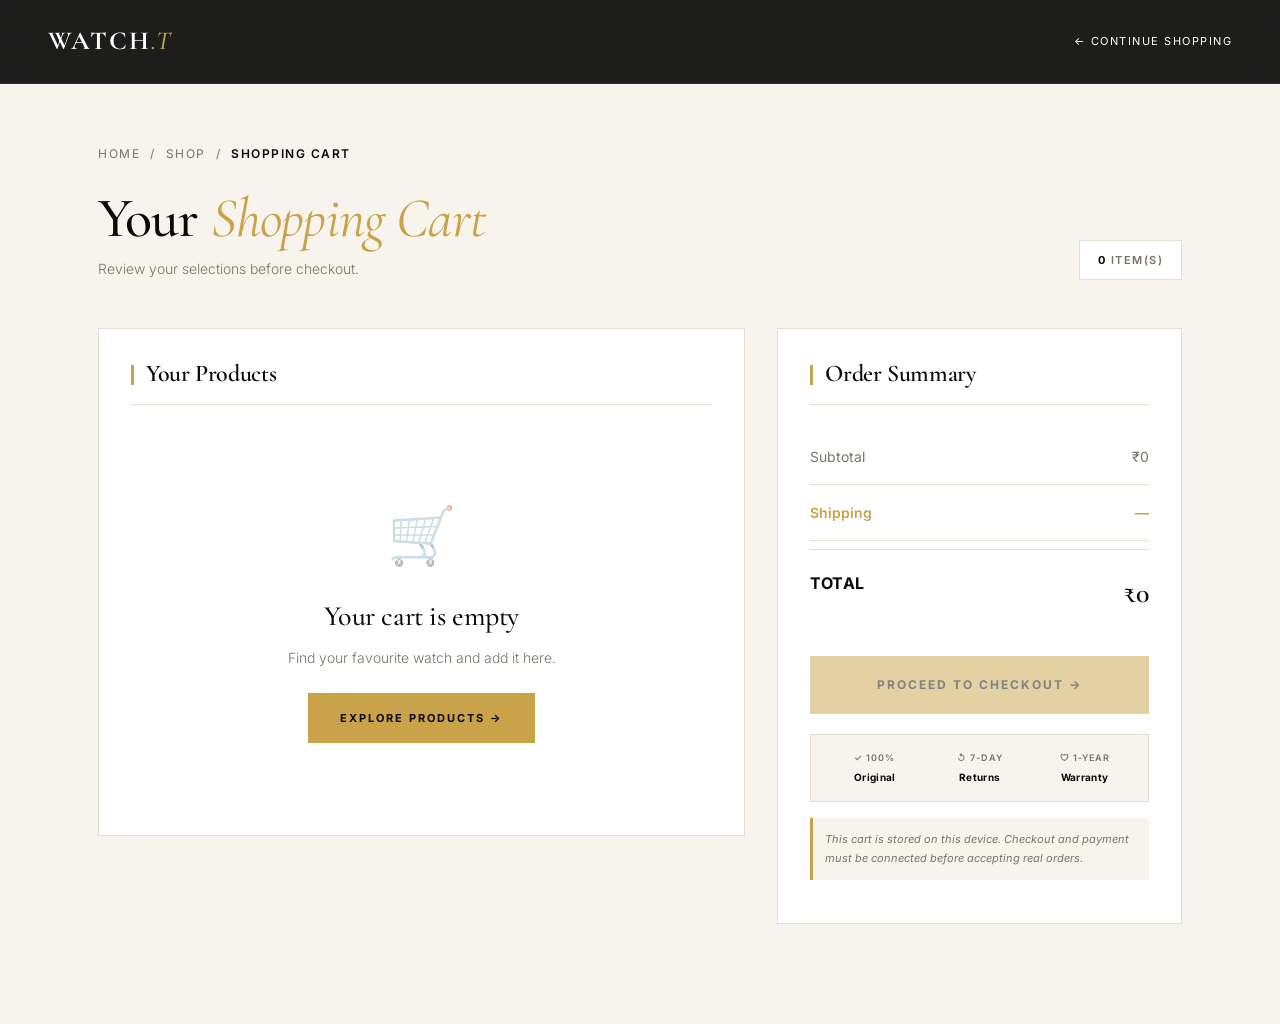
<file: cart.html>
<!DOCTYPE html>
<html lang="en">
<head>
  <meta charset="UTF-8">
  <meta name="viewport" content="width=device-width, initial-scale=1.0">
  <meta name="theme-color" content="#0a0a0a">
  <title>Shopping Cart | WATCH.T</title>
  <meta name="description" content="View your shopping cart at WATCH.T.">
  <link rel="preconnect" href="https://fonts.googleapis.com">
  <link rel="preconnect" href="https://fonts.gstatic.com" crossorigin>
  <link href="https://fonts.googleapis.com/css2?family=Cormorant+Garamond:ital,wght@0,400;0,500;0,600;0,700;1,400;1,500&family=Inter:wght@300;400;500;600;700&display=swap" rel="stylesheet">
  <link rel="stylesheet" href="style.css">

  <style>
    /* ===================== */
    /* BASE                  */
    /* ===================== */
    .cart-page {
      max-width: 1180px;
      margin: 0 auto;
      padding: 60px 48px 100px;
      background: var(--paper);
      min-height: 100vh;
    }

    /* Breadcrumb */
    .cart-crumb {
      font-size: 12px;
      letter-spacing: 1.5px;
      text-transform: uppercase;
      color: var(--muted);
      margin-bottom: 24px;
      display: flex;
      gap: 10px;
      align-items: center;
      flex-wrap: wrap;
    }
    .cart-crumb a { color: var(--muted); transition: color .3s var(--ease); }
    .cart-crumb a:hover { color: var(--gold); }
    .cart-crumb span:last-child { color: var(--ink); font-weight: 600; }

    /* Header */
    .cart-header {
      margin-bottom: 48px;
      display: flex;
      justify-content: space-between;
      align-items: flex-end;
      flex-wrap: wrap;
      gap: 20px;
    }
    .cart-header h1 {
      font-size: clamp(36px, 5vw, 56px);
      font-weight: 500;
      margin-bottom: 8px;
      line-height: 1.1;
    }
    .cart-header h1 span { color: var(--gold); font-style: italic; font-weight: 400; }
    .cart-header p {
      color: var(--muted);
      font-size: 14px;
      font-weight: 300;
      margin: 0;
    }
    .cart-header .cart-count-badge {
      font-size: 11px;
      letter-spacing: 1.5px;
      text-transform: uppercase;
      color: var(--muted);
      font-weight: 600;
      padding: 10px 18px;
      background: var(--white);
      border: 1px solid var(--line);
    }
    .cart-header .cart-count-badge strong {
      color: var(--ink);
      font-weight: 700;
    }

    /* Layout */
    .cart-layout {
      display: grid;
      grid-template-columns: 1.6fr 1fr;
      gap: 32px;
      align-items: start;
    }

    /* Boxes */
    .cart-box {
      padding: 32px;
      background: var(--white);
      border: 1px solid var(--line);
    }
    .cart-box h2 {
      font-family: 'Cormorant Garamond', serif;
      font-size: 24px;
      font-weight: 600;
      margin: 0 0 24px;
      padding-bottom: 16px;
      border-bottom: 1px solid var(--line);
      display: flex;
      align-items: center;
      gap: 12px;
    }
    .cart-box h2::before {
      content: '';
      width: 3px;
      height: 20px;
      background: var(--gold);
    }

    /* Cart item */
    .cart-product {
      display: grid;
      grid-template-columns: 100px 1fr;
      gap: 20px;
      padding: 20px 0;
      border-bottom: 1px solid var(--line);
      align-items: start;
    }
    .cart-product:last-child { border-bottom: none; padding-bottom: 0; }
    .cart-product:first-of-type { padding-top: 0; }

    .cart-product-image {
      width: 100px;
      height: 110px;
      object-fit: cover;
      background: var(--paper);
      border: 1px solid var(--line);
      border-radius: var(--radius);
    }

    .cart-product-info { min-width: 0; }
    .cart-product-category {
      font-size: 10px;
      letter-spacing: 2px;
      text-transform: uppercase;
      color: var(--muted);
      font-weight: 600;
      margin-bottom: 6px;
    }
    .cart-product h3 {
      font-family: 'Cormorant Garamond', serif;
      font-size: 18px;
      font-weight: 600;
      margin: 0 0 8px;
      color: var(--ink);
      line-height: 1.3;
    }
    .cart-product-price {
      font-weight: 700;
      font-size: 16px;
      color: var(--ink);
      margin: 0 0 14px;
      letter-spacing: .3px;
    }

    /* Quantity */
    .quantity {
      display: inline-flex;
      align-items: center;
      border: 1px solid var(--line);
      background: var(--white);
      margin-top: 4px;
    }
    .quantity button {
      width: 36px;
      height: 36px;
      border: none;
      background: var(--white);
      font-size: 16px;
      color: var(--ink);
      cursor: pointer;
      transition: background .25s var(--ease);
    }
    .quantity button:hover { background: var(--paper); }
    .quantity button:disabled { opacity: .3; cursor: not-allowed; }
    .quantity span {
      min-width: 44px;
      text-align: center;
      font-weight: 600;
      font-size: 14px;
      border-left: 1px solid var(--line);
      border-right: 1px solid var(--line);
      padding: 9px 0;
    }

    /* Remove */
    .remove {
      display: inline-flex;
      align-items: center;
      gap: 6px;
      border: 0;
      background: none;
      color: var(--muted);
      margin-top: 12px;
      margin-left: 12px;
      padding: 0;
      font-size: 11px;
      letter-spacing: 1px;
      text-transform: uppercase;
      font-weight: 600;
      cursor: pointer;
      text-decoration: underline;
      transition: color .3s var(--ease);
    }
    .remove:hover { color: #c62828; }

    .product-row-actions {
      display: flex;
      align-items: center;
      flex-wrap: wrap;
    }

    /* Summary */
    .summary-row {
      display: flex;
      justify-content: space-between;
      gap: 15px;
      padding: 16px 0;
      border-bottom: 1px solid var(--line);
      font-size: 14px;
      color: var(--muted);
    }
    .summary-row strong { color: var(--ink); font-weight: 600; }
    .summary-row.summary-total {
      border-bottom: none;
      border-top: 1px solid var(--line);
      margin-top: 8px;
      padding-top: 20px;
      font-size: 16px;
      color: var(--ink);
      font-weight: 700;
      letter-spacing: .5px;
      text-transform: uppercase;
    }
    .summary-row.summary-total span:last-child {
      font-family: 'Cormorant Garamond', serif;
      font-size: 28px;
      font-weight: 600;
      color: var(--ink);
      letter-spacing: 0;
      text-transform: none;
    }
    .summary-row.free { color: var(--gold); font-weight: 600; }

    .checkout-button {
      display: block;
      width: 100%;
      text-align: center;
      margin-top: 24px;
      padding: 18px;
      font-size: 12px;
      letter-spacing: 2px;
    }
    .checkout-button.disabled {
      pointer-events: none;
      opacity: .5;
    }

    /* Trust row */
    .cart-trust {
      margin-top: 20px;
      padding: 16px;
      background: var(--paper);
      border: 1px solid var(--line);
      display: grid;
      grid-template-columns: repeat(3, 1fr);
      gap: 10px;
      text-align: center;
    }
    .cart-trust > div {
      font-size: 9px;
      letter-spacing: 1px;
      text-transform: uppercase;
      color: var(--muted);
      font-weight: 600;
    }
    .cart-trust > div strong {
      display: block;
      color: var(--ink);
      font-size: 10px;
      margin-top: 3px;
      letter-spacing: .3px;
      text-transform: none;
    }

    .cart-note {
      color: var(--muted);
      font-size: 11px;
      line-height: 1.7;
      margin-top: 16px;
      padding: 12px;
      background: var(--paper);
      border-left: 3px solid var(--gold);
      font-style: italic;
    }

    /* Empty */
    .empty-cart {
      padding: 60px 20px;
      text-align: center;
      color: var(--muted);
    }
    .empty-cart-icon {
      font-size: 56px;
      margin-bottom: 20px;
      opacity: .4;
    }
    .empty-cart h3 {
      font-family: 'Cormorant Garamond', serif;
      font-size: 28px;
      color: var(--ink);
      margin: 0 0 10px;
      font-weight: 500;
    }
    .empty-cart p {
      font-size: 14px;
      margin-bottom: 24px;
      font-weight: 300;
    }
    .empty-cart a {
      display: inline-block;
      padding: 16px 32px;
      background: var(--gold);
      color: var(--ink);
      font-size: 11px;
      font-weight: 700;
      letter-spacing: 2px;
      text-transform: uppercase;
      transition: all .3s var(--ease);
      text-decoration: none;
    }
    .empty-cart a:hover {
      background: var(--ink);
      color: var(--gold);
    }

    /* Header override */
    .header .logo,
    .header a { color: #fff; }
    .header a:hover { color: var(--gold); }
    .cart-back-link {
      font-size: 11px;
      letter-spacing: 1.5px;
      text-transform: uppercase;
      color: rgba(255,255,255,.75);
      display: inline-flex;
      align-items: center;
      gap: 6px;
      transition: color .3s var(--ease);
    }
    .cart-back-link:hover { color: var(--gold); }

    /* ===================== */
    /* TABLET                */
    /* ===================== */
    @media (max-width: 900px) {
      .cart-page { padding: 40px 24px 60px; }
      .cart-layout { grid-template-columns: 1fr; gap: 24px; }
      .cart-header { margin-bottom: 32px; }
    }

    /* ===================== */
    /* MOBILE                */
    /* ===================== */
    @media (max-width: 700px) {
      .cart-page { padding: 24px 14px 60px; }
      .cart-crumb { font-size: 11px; margin-bottom: 20px; }

      .cart-header { margin-bottom: 24px; gap: 14px; }
      .cart-header h1 { font-size: 32px; }
      .cart-header p { font-size: 13px; }
      .cart-header .cart-count-badge {
        padding: 8px 14px;
        font-size: 10px;
      }

      .cart-box {
        padding: 20px 16px;
      }
      .cart-box h2 {
        font-size: 20px;
        margin-bottom: 18px;
        padding-bottom: 12px;
      }
      .cart-box h2::before { height: 18px; }

      .cart-product {
        grid-template-columns: 80px 1fr;
        gap: 14px;
        padding: 16px 0;
      }
      .cart-product-image {
        width: 80px;
        height: 90px;
      }
      .cart-product h3 { font-size: 16px; }
      .cart-product-price { font-size: 14px; margin-bottom: 10px; }

      .quantity button {
        width: 32px;
        height: 32px;
        font-size: 15px;
      }
      .quantity span {
        min-width: 38px;
        font-size: 13px;
        padding: 8px 0;
      }

      .remove {
        margin-left: 8px;
        font-size: 10px;
        margin-top: 10px;
      }

      .summary-row {
        padding: 14px 0;
        font-size: 13px;
      }
      .summary-row.summary-total {
        font-size: 14px;
        padding-top: 16px;
      }
      .summary-row.summary-total span:last-child {
        font-size: 24px;
      }

      .checkout-button {
        margin-top: 20px;
        padding: 16px;
        font-size: 11px;
      }

      .cart-trust {
        padding: 12px 8px;
        gap: 8px;
      }
      .cart-trust > div { font-size: 8px; }
      .cart-trust > div strong { font-size: 9px; }

      .cart-note {
        font-size: 10px;
        padding: 10px;
      }

      .empty-cart {
        padding: 40px 16px;
      }
      .empty-cart-icon { font-size: 44px; margin-bottom: 16px; }
      .empty-cart h3 { font-size: 22px; }
      .empty-cart p { font-size: 13px; }
      .empty-cart a {
        padding: 14px 24px;
        font-size: 10px;
      }
    }

    /* ===================== */
    /* SMALL                 */
    /* ===================== */
    @media (max-width: 400px) {
      .cart-page { padding: 18px 10px 50px; }
      .cart-box { padding: 16px 12px; }
      .cart-product {
        grid-template-columns: 70px 1fr;
        gap: 12px;
      }
      .cart-product-image {
        width: 70px;
        height: 80px;
      }
      .cart-product h3 { font-size: 15px; }
      .cart-header h1 { font-size: 28px; }
      .quantity button { width: 30px; height: 30px; font-size: 14px; }
      .quantity span { min-width: 34px; font-size: 12px; padding: 7px 0; }
      .remove { font-size: 9px; margin-left: 6px; }
    }
  </style>
</head>

<body>
  <header class="header">
    <a class="logo" href="index.html">WATCH<span>.T</span></a>
    <a class="cart-back-link" href="index.html#products">← Continue Shopping</a>
  </header>

  <main class="cart-page">

    <!-- Breadcrumb -->
    <div class="cart-crumb">
      <a href="index.html">Home</a>
      <span>/</span>
      <a href="index.html#products">Shop</a>
      <span>/</span>
      <span>Shopping Cart</span>
    </div>

    <!-- Header -->
    <div class="cart-header">
      <div>
        <h1>Your <span>Shopping Cart</span></h1>
        <p>Review your selections before checkout.</p>
      </div>
      <div class="cart-count-badge">
        <strong id="itemCount">0</strong> item(s)
      </div>
    </div>

    <!-- Layout -->
    <div class="cart-layout">

      <!-- Left: Products -->
      <section class="cart-box">
        <h2>Your Products</h2>
        <div id="cartProducts"></div>
      </section>

      <!-- Right: Order Summary -->
      <aside class="cart-box">
        <h2>Order Summary</h2>

        <div class="summary-row">
          <span>Subtotal</span>
          <span id="subtotal">₹0</span>
        </div>

        <div class="summary-row free">
          <span>Shipping</span>
          <span id="shipping">FREE</span>
        </div>

        <div class="summary-row summary-total">
          <span>Total</span>
          <span id="total">₹0</span>
        </div>

        <a href="checkout.html"
           id="checkoutLink"
           class="gold-btn checkout-button">
          PROCEED TO CHECKOUT →
        </a>

        <div class="cart-trust">
          <div>✓ 100%<strong>Original</strong></div>
          <div>↺ 7-Day<strong>Returns</strong></div>
          <div>🛡 1-Year<strong>Warranty</strong></div>
        </div>

        <p class="cart-note">
          This cart is stored on this device. Checkout and payment must be connected before accepting real orders.
        </p>
      </aside>

    </div>
  </main>

  <script>
    const productsEl = document.getElementById("cartProducts");

    const money = amount =>
      new Intl.NumberFormat("en-IN", {
        style: "currency",
        currency: "INR",
        maximumFractionDigits: 0
      }).format(amount);

    function escapeHTML(value) {
      return String(value).replace(/[&<>"']/g, char => ({
        "&": "&amp;",
        "<": "&lt;",
        ">": "&gt;",
        '"': "&quot;",
        "'": "&#39;"
      }[char]));
    }

    function readCart() {
      try {
        const saved = JSON.parse(localStorage.getItem("allWatchCart") || "[]");
        if (!Array.isArray(saved)) return [];
        return saved.filter(item =>
          Number.isFinite(Number(item.id)) &&
          typeof item.name === "string" &&
          Number.isFinite(Number(item.price)) &&
          Number(item.price) >= 0 &&
          Number.isInteger(Number(item.quantity)) &&
          Number(item.quantity) > 0
        );
      } catch {
        return [];
      }
    }

    let cart = readCart();

    function saveCart() {
      localStorage.setItem("allWatchCart", JSON.stringify(cart));
    }

    function renderCart() {
      const count = cart.reduce((sum, item) => sum + item.quantity, 0);
      const subtotal = cart.reduce((sum, item) => sum + item.price * item.quantity, 0);

      document.getElementById("itemCount").textContent = count;
      document.getElementById("subtotal").textContent = money(subtotal);
      document.getElementById("total").textContent = money(subtotal);

      document.getElementById("shipping").textContent = count ? "FREE" : "—";

      const checkoutLink = document.getElementById("checkoutLink");
      if (count) {
        checkoutLink.classList.remove("disabled");
      } else {
        checkoutLink.classList.add("disabled");
      }

      if (!cart.length) {
        productsEl.innerHTML = `
          <div class="empty-cart">
            <div class="empty-cart-icon">🛒</div>
            <h3>Your cart is empty</h3>
            <p>Find your favourite watch and add it here.</p>
            <a href="index.html#products">EXPLORE PRODUCTS →</a>
          </div>
        `;
        return;
      }

      productsEl.innerHTML = cart.map(item => `
        <article class="cart-product">
          <img class="cart-product-image" src="${item.image || ""}" alt="${escapeHTML(item.name)}">
          <div class="cart-product-info">
            ${item.category ? `<div class="cart-product-category">${escapeHTML(item.category)}</div>` : ""}
            <h3>${escapeHTML(item.name)}</h3>
            <p class="cart-product-price">${money(Number(item.price))}</p>

            <div class="product-row-actions">
              <div class="quantity">
                <button data-action="minus" data-id="${item.id}" aria-label="Decrease quantity">−</button>
                <span>${item.quantity}</span>
                <button data-action="plus" data-id="${item.id}" aria-label="Increase quantity">+</button>
              </div>
              <button class="remove" data-action="remove" data-id="${item.id}">Remove</button>
            </div>
          </div>
        </article>
      `).join("");
    }

    productsEl.addEventListener("click", event => {
      const button = event.target.closest("[data-action]");
      if (!button) return;

      const id = Number(button.dataset.id);
      const action = button.dataset.action;
      const item = cart.find(product => Number(product.id) === id);
      if (!item) return;

      if (action === "plus") item.quantity = Math.min(99, item.quantity + 1);
      if (action === "minus") item.quantity--;

      if (action === "remove" || item.quantity <= 0) {
        cart = cart.filter(product => Number(product.id) !== id);
      }

      saveCart();
      renderCart();
    });

    document.getElementById("checkoutLink").addEventListener("click", event => {
      if (!cart.length) {
        event.preventDefault();
        alert("Your cart is empty. Please add a product first.");
      }
    });

    renderCart();
  </script>
</body>
</html>
</file>
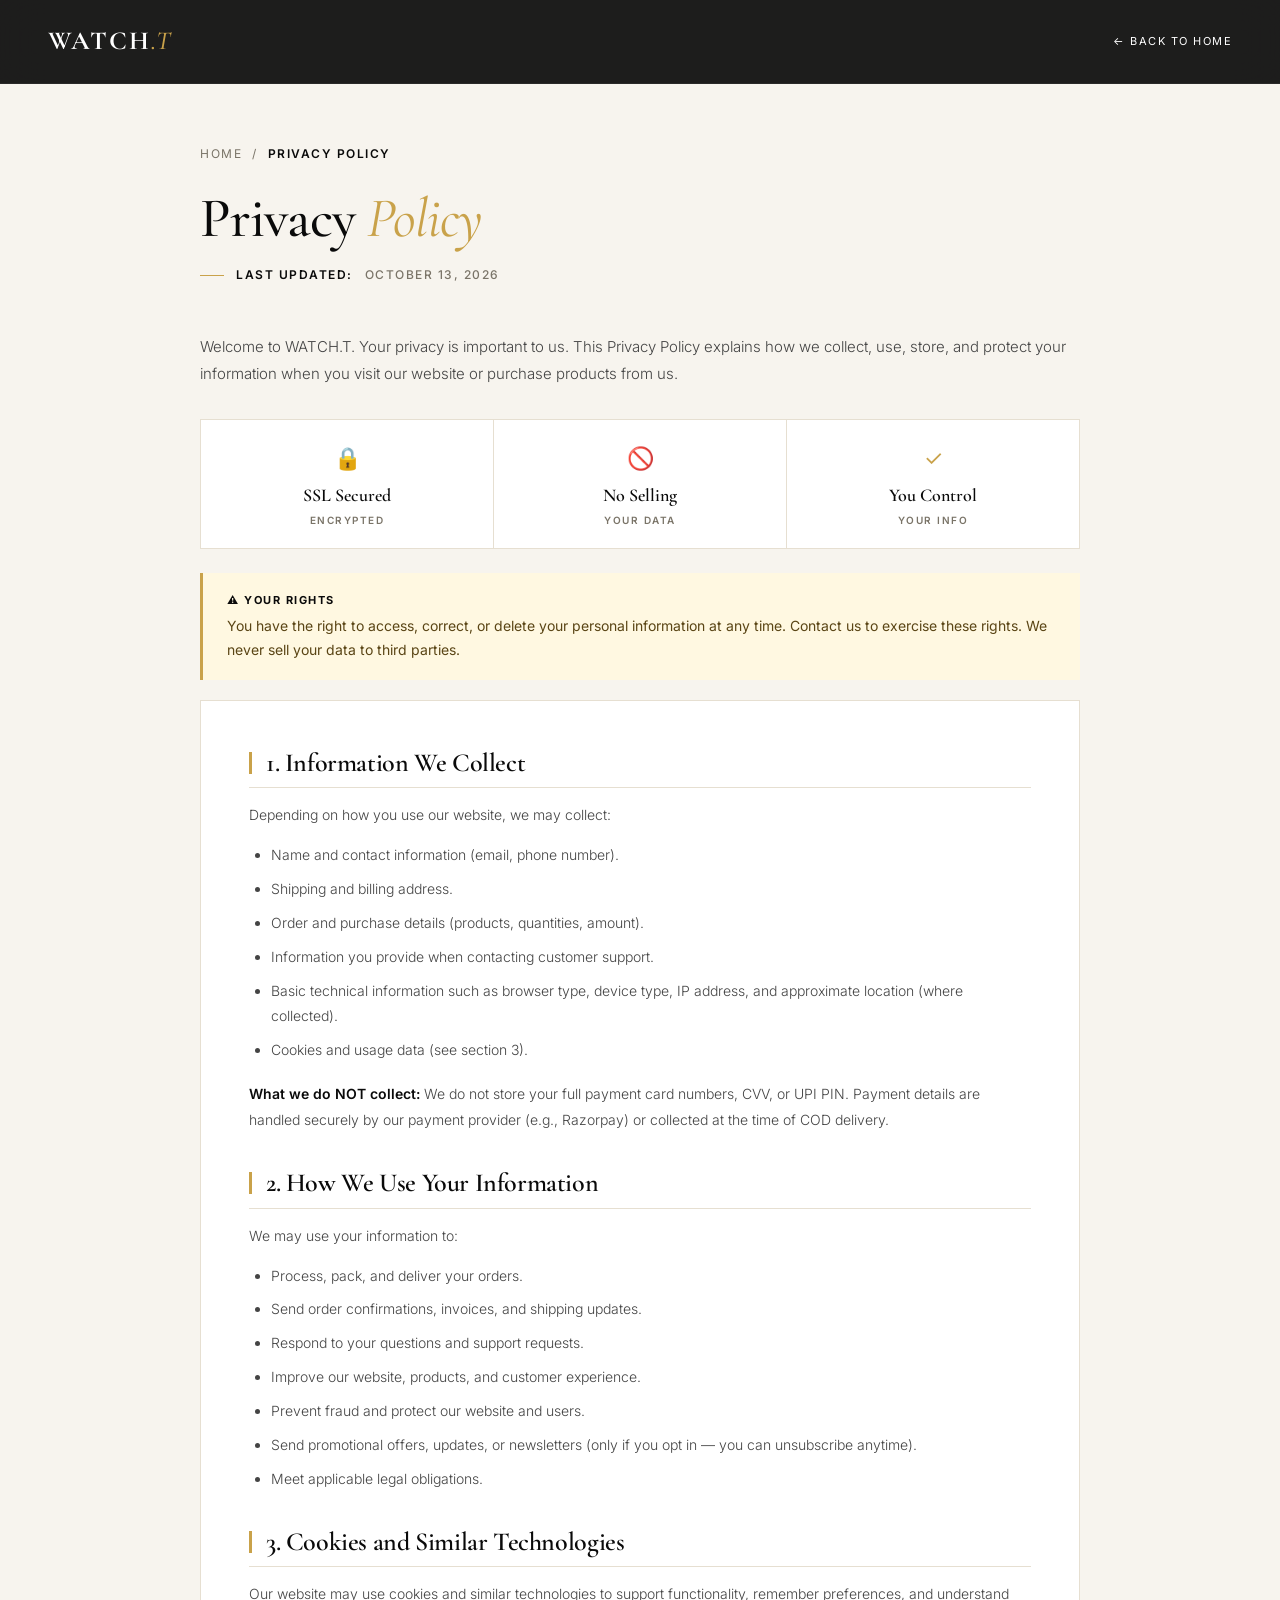
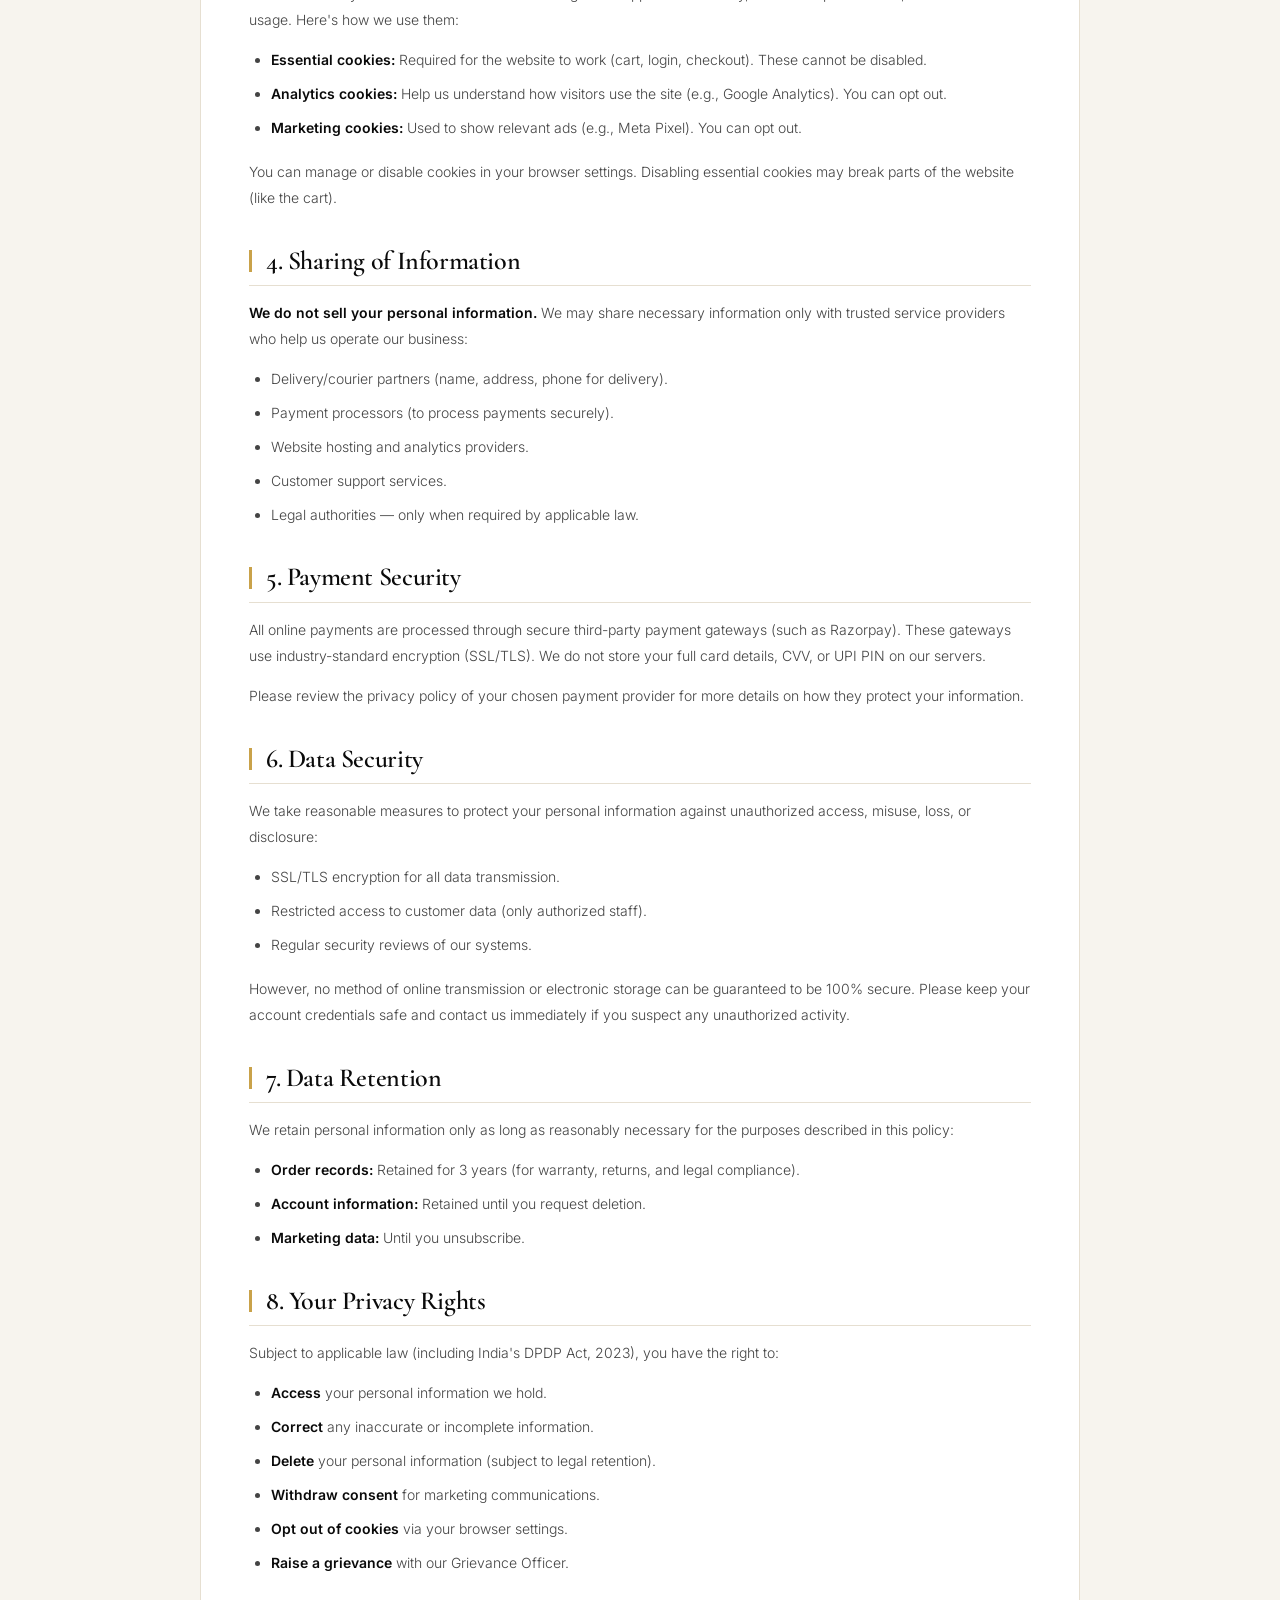
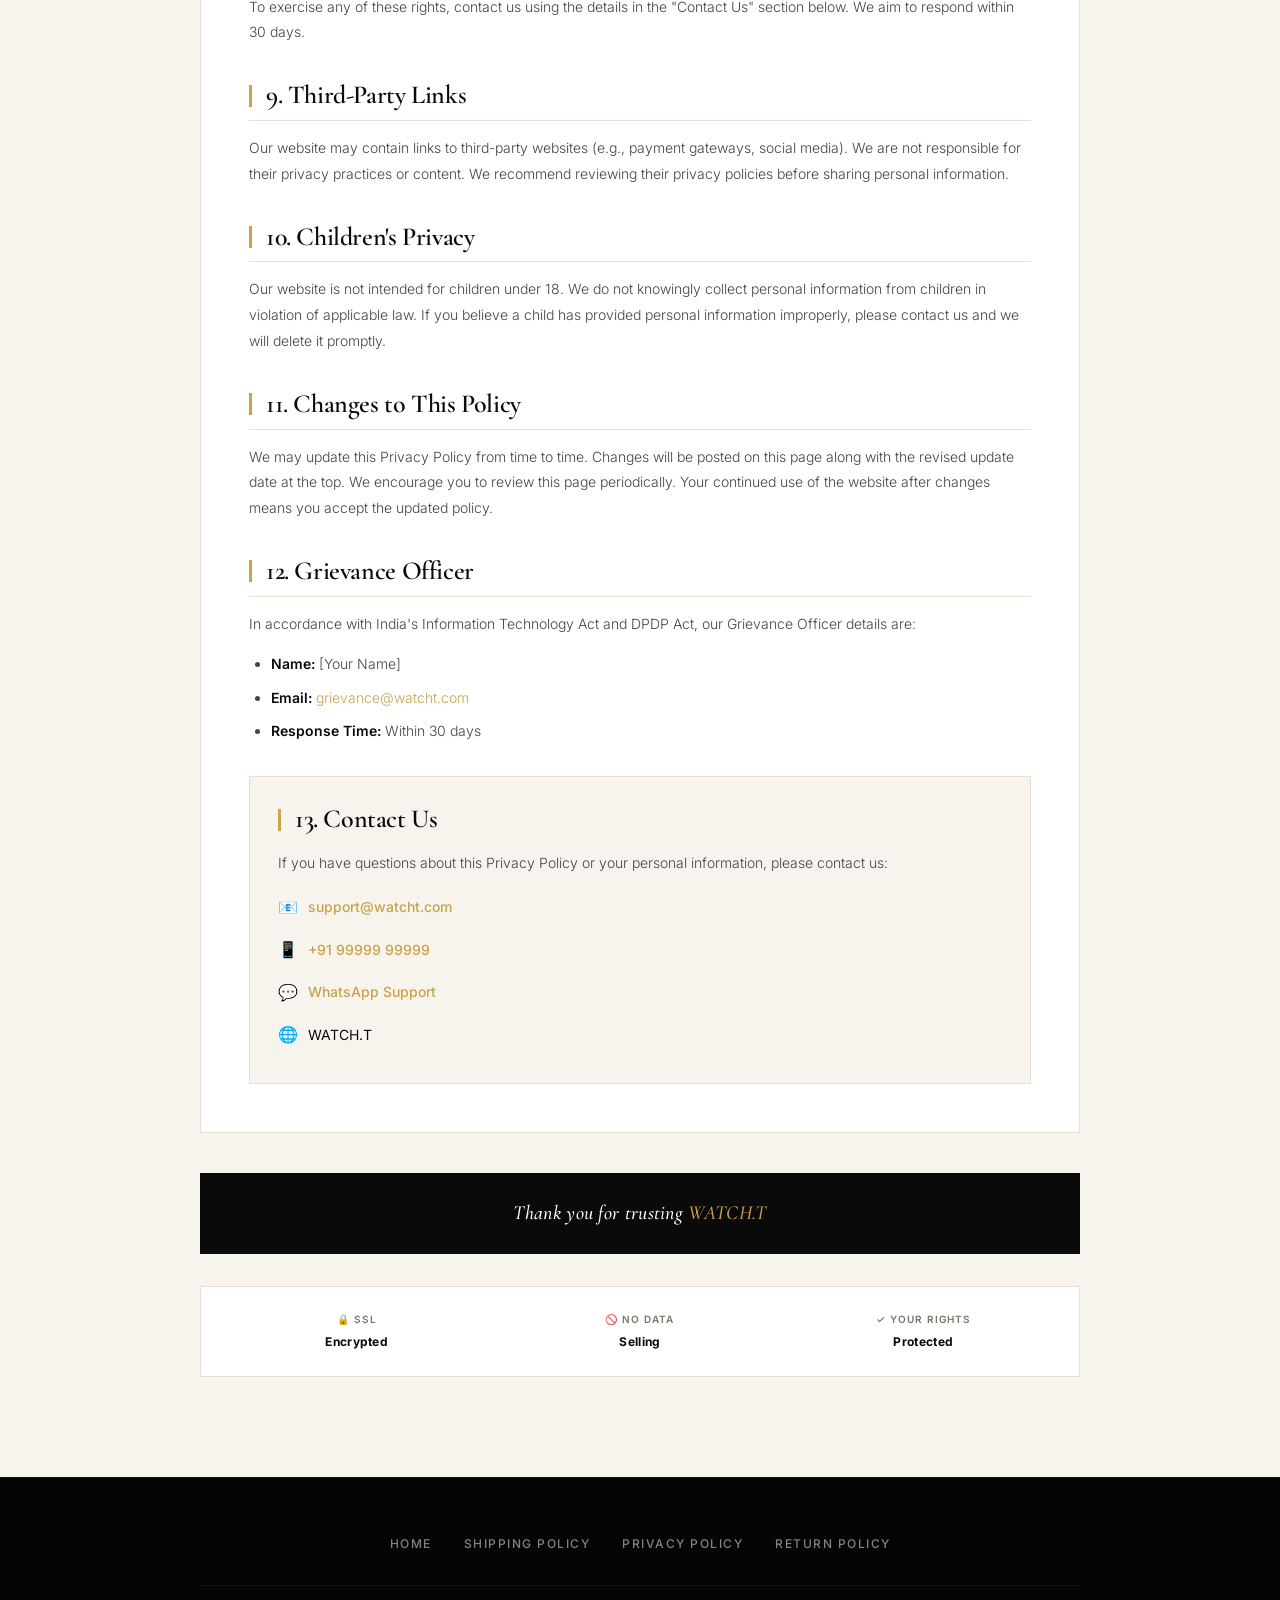
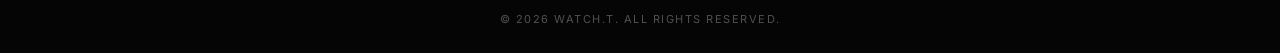
<file: privacy-policy.html>
<!DOCTYPE html>
<html lang="en">
<head>
  <meta charset="UTF-8">
  <meta name="viewport" content="width=device-width, initial-scale=1.0">
  <meta name="theme-color" content="#0a0a0a">
  <title>Privacy Policy | WATCH.T</title>
  <meta name="description" content="Read the WATCH.T Privacy Policy to learn how we collect, use, and protect your personal information.">
  <link rel="preconnect" href="https://fonts.googleapis.com">
  <link rel="preconnect" href="https://fonts.gstatic.com" crossorigin>
  <link href="https://fonts.googleapis.com/css2?family=Cormorant+Garamond:ital,wght@0,400;0,500;0,600;0,700;1,400;1,500&family=Inter:wght@300;400;500;600;700&display=swap" rel="stylesheet">
  <link rel="stylesheet" href="style.css">

  <style>
    /* ---------- POLICY PAGE ---------- */
    .policy-page {
      min-height: 100vh;
      background: var(--paper);
      padding: 60px 48px 100px;
    }
    .policy-wrap {
      max-width: 880px;
      margin: 0 auto;
    }

    /* Breadcrumb */
    .policy-crumb {
      font-size: 12px;
      letter-spacing: 1.5px;
      text-transform: uppercase;
      color: var(--muted);
      margin-bottom: 24px;
      display: flex;
      gap: 10px;
      align-items: center;
      flex-wrap: wrap;
    }
    .policy-crumb a { color: var(--muted); transition: color .3s var(--ease); }
    .policy-crumb a:hover { color: var(--gold); }
    .policy-crumb span:last-child { color: var(--ink); font-weight: 600; }

    /* Header */
    .policy-header {
      margin-bottom: 48px;
    }
    .policy-header h1 {
      font-size: clamp(36px, 5vw, 56px);
      font-weight: 500;
      margin-bottom: 16px;
      line-height: 1.1;
    }
    .policy-header h1 span { color: var(--gold); font-style: italic; font-weight: 400; }
    .policy-meta {
      display: flex;
      align-items: center;
      gap: 12px;
      font-size: 12px;
      letter-spacing: 1.5px;
      text-transform: uppercase;
      color: var(--muted);
      font-weight: 500;
    }
    .policy-meta strong { color: var(--ink); font-weight: 600; }
    .policy-meta::before {
      content: '';
      width: 24px;
      height: 1px;
      background: var(--gold);
    }

    /* Intro */
    .policy-intro {
      font-size: 15px;
      line-height: 1.8;
      color: #444;
      margin-bottom: 32px;
      font-weight: 300;
    }

    /* Content box */
    .policy-card {
      background: var(--white);
      border: 1px solid var(--line);
      padding: 48px;
    }

    .policy-card h2 {
      font-family: 'Cormorant Garamond', serif;
      font-size: 26px;
      font-weight: 600;
      color: var(--ink);
      margin: 36px 0 12px;
      padding-bottom: 10px;
      border-bottom: 1px solid var(--line);
      display: flex;
      align-items: center;
      gap: 14px;
    }
    .policy-card h2:first-child { margin-top: 0; }
    .policy-card h2::before {
      content: '';
      width: 3px;
      height: 22px;
      background: var(--gold);
      flex-shrink: 0;
    }

    .policy-card p {
      font-size: 14px;
      line-height: 1.85;
      color: #444;
      margin-bottom: 14px;
      font-weight: 300;
    }
    .policy-card p strong { color: var(--ink); font-weight: 600; }
    .policy-card p:last-child { margin-bottom: 0; }

    .policy-card ul,
    .policy-card ol {
      padding-left: 22px;
      margin: 12px 0 18px;
    }
    .policy-card ul li,
    .policy-card ol li {
      font-size: 14px;
      line-height: 1.85;
      color: #444;
      margin-bottom: 8px;
      font-weight: 300;
    }
    .policy-card ul li strong,
    .policy-card ol li strong { color: var(--ink); font-weight: 600; }

    /* Highlight boxes */
    .policy-highlight {
      margin: 20px 0;
      padding: 18px 24px;
      background: var(--paper);
      border-left: 3px solid var(--gold);
      font-size: 14px;
      line-height: 1.7;
      color: #444;
      font-style: italic;
      font-weight: 300;
    }
    .policy-highlight strong { color: var(--ink); font-style: normal; }

    .policy-alert {
      margin: 20px 0;
      padding: 18px 24px;
      background: #fff8e1;
      border-left: 3px solid var(--gold);
      font-size: 14px;
      line-height: 1.7;
      color: #5a4515;
      font-weight: 400;
    }
    .policy-alert strong {
      color: var(--ink);
      font-weight: 700;
      display: block;
      margin-bottom: 4px;
      text-transform: uppercase;
      font-size: 11px;
      letter-spacing: 1.5px;
    }

    /* Info grid */
    .policy-info-grid {
      display: grid;
      grid-template-columns: repeat(3, 1fr);
      gap: 1px;
      background: var(--line);
      border: 1px solid var(--line);
      margin: 24px 0;
    }
    .policy-info-grid > div {
      background: var(--white);
      padding: 20px 16px;
      text-align: center;
    }
    .policy-info-grid .info-icon {
      font-size: 22px;
      color: var(--gold);
      margin-bottom: 8px;
    }
    .policy-info-grid .info-value {
      font-family: 'Cormorant Garamond', serif;
      font-size: 18px;
      font-weight: 600;
      color: var(--ink);
      margin-bottom: 4px;
      line-height: 1.3;
    }
    .policy-info-grid .info-label {
      font-size: 10px;
      letter-spacing: 1.5px;
      text-transform: uppercase;
      color: var(--muted);
      font-weight: 600;
    }

    /* Contact box */
    .policy-contact {
      margin-top: 32px;
      padding: 28px;
      background: var(--paper);
      border: 1px solid var(--line);
    }
    .policy-contact h2 {
      margin-top: 0;
      border-bottom: none;
      padding-bottom: 0;
      margin-bottom: 16px;
    }
    .policy-contact p { margin-bottom: 10px; }
    .policy-contact a {
      color: var(--gold);
      text-decoration: none;
      overflow-wrap: anywhere;
      font-weight: 500;
      transition: color .3s var(--ease);
    }
    .policy-contact a:hover { color: var(--ink); text-decoration: underline; }
    .policy-contact .contact-line {
      display: flex;
      align-items: center;
      gap: 10px;
      padding: 8px 0;
      font-size: 14px;
    }
    .policy-contact .contact-line span:first-child {
      font-size: 16px;
      flex-shrink: 0;
    }

    /* Thank you */
    .policy-thanks {
      margin-top: 40px;
      padding: 24px;
      background: var(--ink);
      color: var(--white);
      text-align: center;
      font-family: 'Cormorant Garamond', serif;
      font-size: 20px;
      font-style: italic;
      font-weight: 500;
      letter-spacing: .3px;
    }
    .policy-thanks span { color: var(--gold); }

    /* Trust row */
    .policy-trust {
      margin-top: 32px;
      padding: 24px;
      background: var(--white);
      border: 1px solid var(--line);
      display: grid;
      grid-template-columns: repeat(3, 1fr);
      gap: 20px;
      text-align: center;
    }
    .policy-trust > div {
      font-size: 10px;
      letter-spacing: 1px;
      text-transform: uppercase;
      color: var(--muted);
      font-weight: 600;
    }
    .policy-trust > div strong {
      display: block;
      color: var(--ink);
      font-size: 12px;
      margin-top: 4px;
      letter-spacing: .3px;
      text-transform: none;
    }

    /* Header override */
    .header .logo,
    .header a { color: #fff; }
    .header a:hover { color: var(--gold); }
    .policy-back-link {
      font-size: 11px;
      letter-spacing: 1.5px;
      text-transform: uppercase;
      color: rgba(255,255,255,.75);
      display: inline-flex;
      align-items: center;
      gap: 6px;
      transition: color .3s var(--ease);
    }
    .policy-back-link:hover { color: var(--gold); }

    /* Footer */
    .policy-footer {
      background: #050505;
      color: rgba(255,255,255,.6);
      padding: 56px 48px 24px;
      border-top: 1px solid rgba(255,255,255,.06);
      margin-top: 0;
      text-align: center;
    }
    .policy-footer-links {
      display: flex;
      justify-content: center;
      gap: 32px;
      flex-wrap: wrap;
      margin-bottom: 32px;
    }
    .policy-footer-links a {
      font-size: 12px;
      letter-spacing: 1.5px;
      text-transform: uppercase;
      color: rgba(255,255,255,.5);
      transition: color .3s var(--ease);
      font-weight: 500;
    }
    .policy-footer-links a:hover { color: var(--gold); }
    .policy-copyright {
      font-size: 11px;
      letter-spacing: 1.5px;
      text-transform: uppercase;
      color: rgba(255,255,255,.3);
      padding-top: 24px;
      border-top: 1px solid rgba(255,255,255,.06);
      max-width: 880px;
      margin: 0 auto;
    }

    /* Responsive */
    @media (max-width: 800px) {
      .policy-page { padding: 40px 24px 60px; }
      .policy-card { padding: 32px 24px; }
      .policy-card h2 { font-size: 22px; margin-top: 30px; }
      .policy-info-grid { grid-template-columns: 1fr; }
      .policy-thanks { font-size: 17px; padding: 20px; }
      .policy-footer { padding: 40px 24px 20px; }
      .policy-footer-links { gap: 20px; margin-bottom: 24px; }
    }

    @media (max-width: 500px) {
      .policy-page { padding: 24px 14px 50px; }
      .policy-header { margin-bottom: 32px; }
      .policy-header h1 { font-size: 32px; }
      .policy-card { padding: 24px 18px; }
      .policy-card h2 {
        font-size: 19px;
        margin-top: 26px;
        gap: 10px;
      }
      .policy-card h2::before { height: 18px; }
      .policy-card p,
      .policy-card ul li,
      .policy-card ol li { font-size: 13px; line-height: 1.75; }
      .policy-highlight,
      .policy-alert { padding: 14px 16px; font-size: 13px; }
      .policy-contact { padding: 20px; }
      .policy-trust {
        grid-template-columns: 1fr;
        gap: 12px;
        padding: 20px;
      }
      .policy-footer-links { gap: 14px; }
      .policy-footer-links a { font-size: 10px; }
    }
  </style>
</head>
<body>

<header class="header">
  <a class="logo" href="index.html">WATCH<span>.T</span></a>
  <a class="policy-back-link" href="index.html">← Back to Home</a>
</header>

<main class="policy-page">
  <div class="policy-wrap">

    <!-- Breadcrumb -->
    <div class="policy-crumb">
      <a href="index.html">Home</a>
      <span>/</span>
      <span>Privacy Policy</span>
    </div>

    <!-- Header -->
    <div class="policy-header">
      <h1>Privacy <span>Policy</span></h1>
      <div class="policy-meta">
        <strong>Last Updated:</strong> October 13, 2026
      </div>
    </div>

    <!-- Intro -->
    <p class="policy-intro">
      Welcome to WATCH.T. Your privacy is important to us. This Privacy Policy explains
      how we collect, use, store, and protect your information when you visit our website
      or purchase products from us.
    </p>

    <!-- Key info grid -->
    <div class="policy-info-grid">
      <div>
        <div class="info-icon">🔒</div>
        <div class="info-value">SSL Secured</div>
        <div class="info-label">Encrypted</div>
      </div>
      <div>
        <div class="info-icon">🚫</div>
        <div class="info-value">No Selling</div>
        <div class="info-label">Your Data</div>
      </div>
      <div>
        <div class="info-icon">✓</div>
        <div class="info-value">You Control</div>
        <div class="info-label">Your Info</div>
      </div>
    </div>

    <!-- Alert -->
    <div class="policy-alert">
      <strong>⚠ Your Rights</strong>
      You have the right to access, correct, or delete your personal information at any
      time. Contact us to exercise these rights. We never sell your data to third parties.
    </div>

    <div class="policy-card">

      <h2>1. Information We Collect</h2>
      <p>Depending on how you use our website, we may collect:</p>
      <ul>
        <li>Name and contact information (email, phone number).</li>
        <li>Shipping and billing address.</li>
        <li>Order and purchase details (products, quantities, amount).</li>
        <li>Information you provide when contacting customer support.</li>
        <li>Basic technical information such as browser type, device type, IP address, and approximate location (where collected).</li>
        <li>Cookies and usage data (see section 3).</li>
      </ul>
      <p>
        <strong>What we do NOT collect:</strong> We do not store your full payment card
        numbers, CVV, or UPI PIN. Payment details are handled securely by our payment
        provider (e.g., Razorpay) or collected at the time of COD delivery.
      </p>

      <h2>2. How We Use Your Information</h2>
      <p>We may use your information to:</p>
      <ul>
        <li>Process, pack, and deliver your orders.</li>
        <li>Send order confirmations, invoices, and shipping updates.</li>
        <li>Respond to your questions and support requests.</li>
        <li>Improve our website, products, and customer experience.</li>
        <li>Prevent fraud and protect our website and users.</li>
        <li>Send promotional offers, updates, or newsletters (only if you opt in — you can unsubscribe anytime).</li>
        <li>Meet applicable legal obligations.</li>
      </ul>

      <h2>3. Cookies and Similar Technologies</h2>
      <p>
        Our website may use cookies and similar technologies to support functionality,
        remember preferences, and understand usage. Here's how we use them:
      </p>
      <ul>
        <li><strong>Essential cookies:</strong> Required for the website to work (cart, login, checkout). These cannot be disabled.</li>
        <li><strong>Analytics cookies:</strong> Help us understand how visitors use the site (e.g., Google Analytics). You can opt out.</li>
        <li><strong>Marketing cookies:</strong> Used to show relevant ads (e.g., Meta Pixel). You can opt out.</li>
      </ul>
      <p>
        You can manage or disable cookies in your browser settings. Disabling essential
        cookies may break parts of the website (like the cart).
      </p>

      <h2>4. Sharing of Information</h2>
      <p>
        <strong>We do not sell your personal information.</strong> We may share necessary
        information only with trusted service providers who help us operate our business:
      </p>
      <ul>
        <li>Delivery/courier partners (name, address, phone for delivery).</li>
        <li>Payment processors (to process payments securely).</li>
        <li>Website hosting and analytics providers.</li>
        <li>Customer support services.</li>
        <li>Legal authorities — only when required by applicable law.</li>
      </ul>

      <h2>5. Payment Security</h2>
      <p>
        All online payments are processed through secure third-party payment gateways
        (such as Razorpay). These gateways use industry-standard encryption (SSL/TLS).
        We do not store your full card details, CVV, or UPI PIN on our servers.
      </p>
      <p>
        Please review the privacy policy of your chosen payment provider for more
        details on how they protect your information.
      </p>

      <h2>6. Data Security</h2>
      <p>
        We take reasonable measures to protect your personal information against
        unauthorized access, misuse, loss, or disclosure:
      </p>
      <ul>
        <li>SSL/TLS encryption for all data transmission.</li>
        <li>Restricted access to customer data (only authorized staff).</li>
        <li>Regular security reviews of our systems.</li>
      </ul>
      <p>
        However, no method of online transmission or electronic storage can be
        guaranteed to be 100% secure. Please keep your account credentials safe
        and contact us immediately if you suspect any unauthorized activity.
      </p>

      <h2>7. Data Retention</h2>
      <p>
        We retain personal information only as long as reasonably necessary for the
        purposes described in this policy:
      </p>
      <ul>
        <li><strong>Order records:</strong> Retained for 3 years (for warranty, returns, and legal compliance).</li>
        <li><strong>Account information:</strong> Retained until you request deletion.</li>
        <li><strong>Marketing data:</strong> Until you unsubscribe.</li>
      </ul>

      <h2>8. Your Privacy Rights</h2>
      <p>Subject to applicable law (including India's DPDP Act, 2023), you have the right to:</p>
      <ul>
        <li><strong>Access</strong> your personal information we hold.</li>
        <li><strong>Correct</strong> any inaccurate or incomplete information.</li>
        <li><strong>Delete</strong> your personal information (subject to legal retention).</li>
        <li><strong>Withdraw consent</strong> for marketing communications.</li>
        <li><strong>Opt out of cookies</strong> via your browser settings.</li>
        <li><strong>Raise a grievance</strong> with our Grievance Officer.</li>
      </ul>
      <p>
        To exercise any of these rights, contact us using the details in the "Contact Us"
        section below. We aim to respond within 30 days.
      </p>

      <h2>9. Third-Party Links</h2>
      <p>
        Our website may contain links to third-party websites (e.g., payment gateways,
        social media). We are not responsible for their privacy practices or content.
        We recommend reviewing their privacy policies before sharing personal information.
      </p>

      <h2>10. Children's Privacy</h2>
      <p>
        Our website is not intended for children under 18. We do not knowingly collect
        personal information from children in violation of applicable law. If you believe
        a child has provided personal information improperly, please contact us and we
        will delete it promptly.
      </p>

      <h2>11. Changes to This Policy</h2>
      <p>
        We may update this Privacy Policy from time to time. Changes will be posted on
        this page along with the revised update date at the top. We encourage you to
        review this page periodically. Your continued use of the website after changes
        means you accept the updated policy.
      </p>

      <h2>12. Grievance Officer</h2>
      <p>
        In accordance with India's Information Technology Act and DPDP Act, our Grievance
        Officer details are:
      </p>
      <ul>
        <li><strong>Name:</strong> [Your Name]</li>
        <li><strong>Email:</strong> <a href="mailto:grievance@watcht.com" style="color: var(--gold);">grievance@watcht.com</a></li>
        <li><strong>Response Time:</strong> Within 30 days</li>
      </ul>

      <!-- Contact box -->
      <div class="policy-contact">
        <h2>13. Contact Us</h2>
        <p>
          If you have questions about this Privacy Policy or your personal information,
          please contact us:
        </p>
        <div class="contact-line">
          <span>📧</span>
          <a href="mailto:support@watcht.com">support@watcht.com</a>
        </div>
        <div class="contact-line">
          <span>📱</span>
          <a href="tel:+919999999999">+91 99999 99999</a>
        </div>
        <div class="contact-line">
          <span>💬</span>
          <a href="https://wa.me/919999999999">WhatsApp Support</a>
        </div>
        <div class="contact-line">
          <span>🌐</span>
          <span>WATCH.T</span>
        </div>
      </div>

    </div>

    <!-- Thank you -->
    <div class="policy-thanks">
      Thank you for trusting <span>WATCH.T</span>
    </div>

    <!-- Trust row -->
    <div class="policy-trust">
      <div>🔒 SSL<strong>Encrypted</strong></div>
      <div>🚫 No Data<strong>Selling</strong></div>
      <div>✓ Your Rights<strong>Protected</strong></div>
    </div>

  </div>
</main>

<footer class="policy-footer">
  <div class="policy-footer-links">
    <a href="index.html">Home</a>
    <a href="shipping.html">Shipping Policy</a>
    <a href="privacy-policy.html">Privacy Policy</a>
    <a href="return-policy.html">Return Policy</a>
  </div>
  <div class="policy-copyright">
    © 2026 WATCH.T. All rights reserved.
  </div>
</footer>

</body>
</html>
</file>
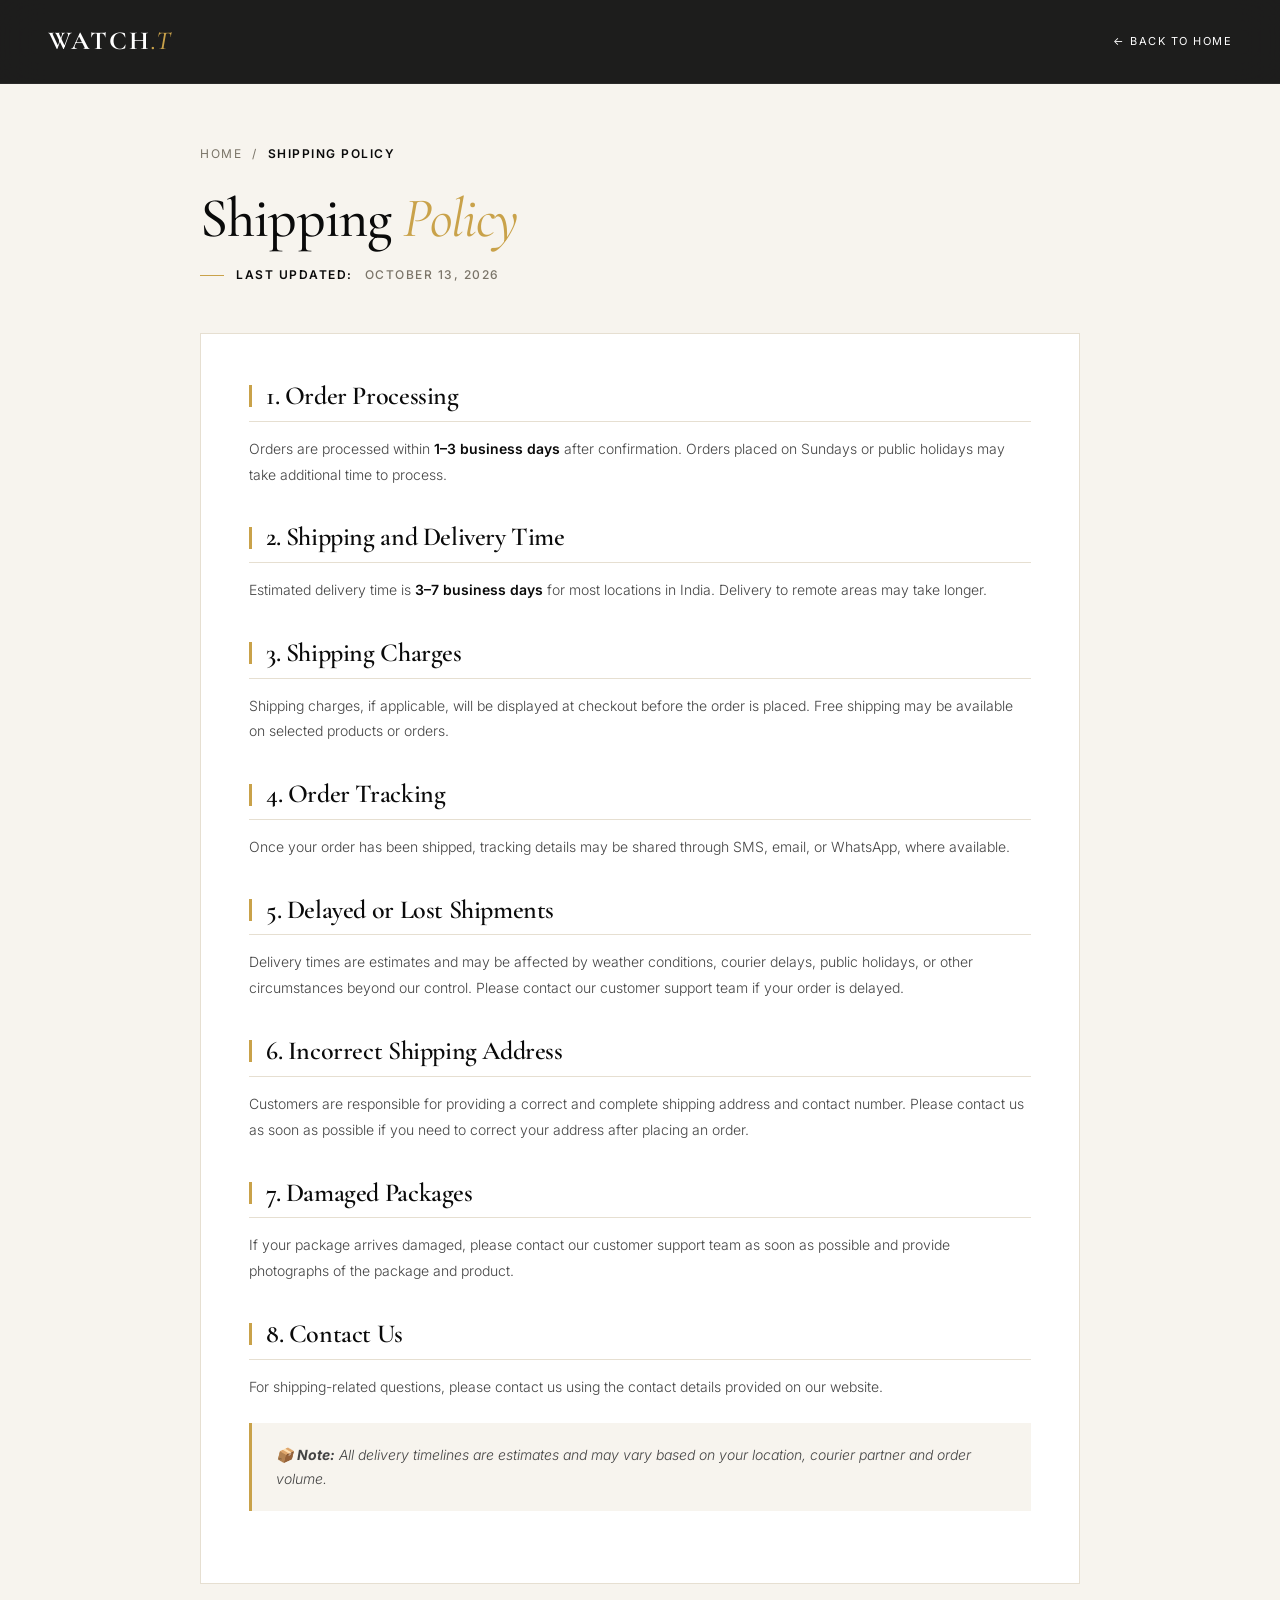
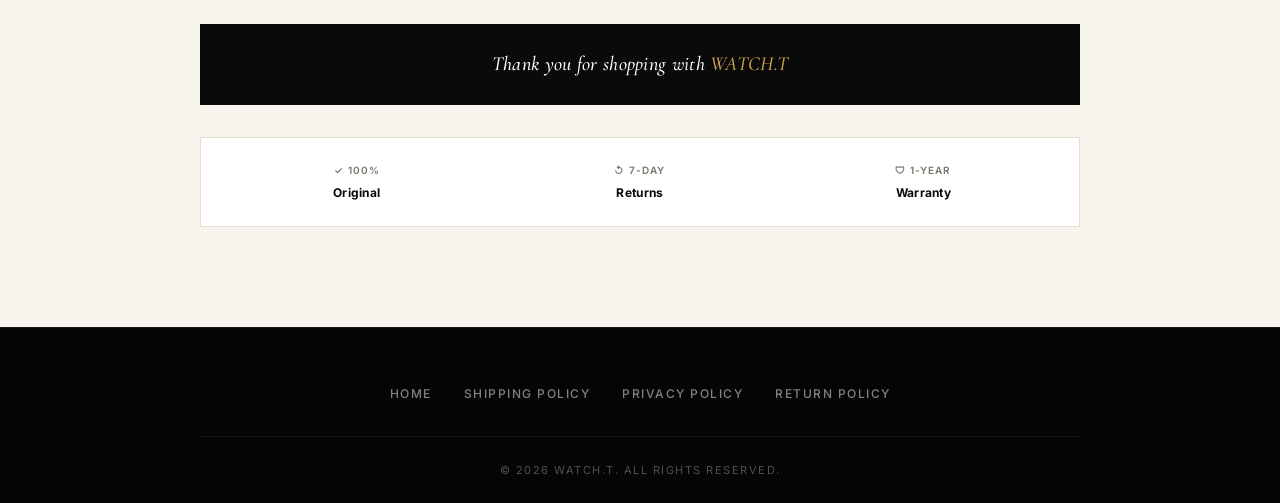
<file: shopping.html>
<!DOCTYPE html>
<html lang="en">
<head>
  <meta charset="UTF-8">
  <meta name="viewport" content="width=device-width, initial-scale=1.0">
  <meta name="theme-color" content="#0a0a0a">
  <title>Shipping Policy | WATCH.T</title>
  <meta name="description" content="Read the WATCH.T shipping policy for order processing, delivery times, shipping charges, tracking and damaged packages.">
  <link rel="preconnect" href="https://fonts.googleapis.com">
  <link rel="preconnect" href="https://fonts.gstatic.com" crossorigin>
  <link href="https://fonts.googleapis.com/css2?family=Cormorant+Garamond:ital,wght@0,400;0,500;0,600;0,700;1,400;1,500&family=Inter:wght@300;400;500;600;700&display=swap" rel="stylesheet">
  <link rel="stylesheet" href="style.css">

  <style>
    /* ---------- POLICY PAGE ---------- */
    .policy-page {
      min-height: 100vh;
      background: var(--paper);
      padding: 60px 48px 100px;
    }
    .policy-wrap {
      max-width: 880px;
      margin: 0 auto;
    }

    /* Breadcrumb */
    .policy-crumb {
      font-size: 12px;
      letter-spacing: 1.5px;
      text-transform: uppercase;
      color: var(--muted);
      margin-bottom: 24px;
      display: flex;
      gap: 10px;
      align-items: center;
      flex-wrap: wrap;
    }
    .policy-crumb a { color: var(--muted); transition: color .3s var(--ease); }
    .policy-crumb a:hover { color: var(--gold); }
    .policy-crumb span:last-child { color: var(--ink); font-weight: 600; }

    /* Header */
    .policy-header {
      margin-bottom: 48px;
    }
    .policy-header h1 {
      font-size: clamp(36px, 5vw, 56px);
      font-weight: 500;
      margin-bottom: 16px;
      line-height: 1.1;
    }
    .policy-header h1 span { color: var(--gold); font-style: italic; font-weight: 400; }
    .policy-meta {
      display: flex;
      align-items: center;
      gap: 12px;
      font-size: 12px;
      letter-spacing: 1.5px;
      text-transform: uppercase;
      color: var(--muted);
      font-weight: 500;
    }
    .policy-meta strong {
      color: var(--ink);
      font-weight: 600;
    }
    .policy-meta::before {
      content: '';
      width: 24px;
      height: 1px;
      background: var(--gold);
    }

    /* Content box */
    .policy-card {
      background: var(--white);
      border: 1px solid var(--line);
      padding: 48px;
    }

    .policy-card h2 {
      font-family: 'Cormorant Garamond', serif;
      font-size: 26px;
      font-weight: 600;
      color: var(--ink);
      margin: 36px 0 12px;
      padding-bottom: 10px;
      border-bottom: 1px solid var(--line);
      display: flex;
      align-items: center;
      gap: 14px;
    }
    .policy-card h2:first-child { margin-top: 0; }
    .policy-card h2::before {
      content: '';
      width: 3px;
      height: 22px;
      background: var(--gold);
      flex-shrink: 0;
    }

    .policy-card p {
      font-size: 14px;
      line-height: 1.85;
      color: #444;
      margin-bottom: 14px;
      font-weight: 300;
    }
    .policy-card p strong { color: var(--ink); font-weight: 600; }
    .policy-card p:last-child { margin-bottom: 0; }

    /* Highlight box */
    .policy-highlight {
      margin: 24px 0;
      padding: 20px 24px;
      background: var(--paper);
      border-left: 3px solid var(--gold);
      font-size: 14px;
      line-height: 1.7;
      color: #444;
      font-style: italic;
      font-weight: 300;
    }

    /* Thank you note */
    .policy-thanks {
      margin-top: 40px;
      padding: 24px;
      background: var(--ink);
      color: var(--white);
      text-align: center;
      font-family: 'Cormorant Garamond', serif;
      font-size: 20px;
      font-style: italic;
      font-weight: 500;
      letter-spacing: .3px;
    }
    .policy-thanks span { color: var(--gold); }

    /* Trust row */
    .policy-trust {
      margin-top: 32px;
      padding: 24px;
      background: var(--white);
      border: 1px solid var(--line);
      display: grid;
      grid-template-columns: repeat(3, 1fr);
      gap: 20px;
      text-align: center;
    }
    .policy-trust > div {
      font-size: 10px;
      letter-spacing: 1px;
      text-transform: uppercase;
      color: var(--muted);
      font-weight: 600;
    }
    .policy-trust > div strong {
      display: block;
      color: var(--ink);
      font-size: 12px;
      margin-top: 4px;
      letter-spacing: .3px;
      text-transform: none;
    }

    /* Header override */
    .header .logo,
    .header a { color: #fff; }
    .header a:hover { color: var(--gold); }
    .policy-back-link {
      font-size: 11px;
      letter-spacing: 1.5px;
      text-transform: uppercase;
      color: rgba(255,255,255,.75);
      display: inline-flex;
      align-items: center;
      gap: 6px;
      transition: color .3s var(--ease);
    }
    .policy-back-link:hover { color: var(--gold); }

    /* Footer (match with site) */
    .policy-footer {
      background: #050505;
      color: rgba(255,255,255,.6);
      padding: 56px 48px 24px;
      border-top: 1px solid rgba(255,255,255,.06);
      margin-top: 0;
      text-align: center;
    }
    .policy-footer-links {
      display: flex;
      justify-content: center;
      gap: 32px;
      flex-wrap: wrap;
      margin-bottom: 32px;
    }
    .policy-footer-links a {
      font-size: 12px;
      letter-spacing: 1.5px;
      text-transform: uppercase;
      color: rgba(255,255,255,.5);
      transition: color .3s var(--ease);
      font-weight: 500;
    }
    .policy-footer-links a:hover { color: var(--gold); }
    .policy-copyright {
      font-size: 11px;
      letter-spacing: 1.5px;
      text-transform: uppercase;
      color: rgba(255,255,255,.3);
      padding-top: 24px;
      border-top: 1px solid rgba(255,255,255,.06);
      max-width: 880px;
      margin: 0 auto;
    }

    /* Responsive */
    @media (max-width: 800px) {
      .policy-page { padding: 40px 24px 60px; }
      .policy-card { padding: 32px 24px; }
      .policy-card h2 { font-size: 22px; margin-top: 30px; }
      .policy-thanks { font-size: 17px; padding: 20px; }
      .policy-footer { padding: 40px 24px 20px; }
      .policy-footer-links { gap: 20px; margin-bottom: 24px; }
    }

    @media (max-width: 500px) {
      .policy-page { padding: 24px 14px 50px; }
      .policy-header { margin-bottom: 32px; }
      .policy-header h1 { font-size: 32px; }
      .policy-card { padding: 24px 18px; }
      .policy-card h2 {
        font-size: 19px;
        margin-top: 26px;
        gap: 10px;
      }
      .policy-card h2::before { height: 18px; }
      .policy-card p { font-size: 13px; line-height: 1.75; }
      .policy-highlight { padding: 16px 18px; font-size: 13px; }
      .policy-trust {
        grid-template-columns: 1fr;
        gap: 12px;
        padding: 20px;
      }
      .policy-footer-links { gap: 14px; }
      .policy-footer-links a { font-size: 10px; }
    }
  </style>
</head>
<body>

<header class="header">
  <a class="logo" href="index.html">WATCH<span>.T</span></a>
  <a class="policy-back-link" href="index.html">← Back to Home</a>
</header>

<main class="policy-page">
  <div class="policy-wrap">

    <!-- Breadcrumb -->
    <div class="policy-crumb">
      <a href="index.html">Home</a>
      <span>/</span>
      <span>Shipping Policy</span>
    </div>

    <!-- Header -->
    <div class="policy-header">
      <h1>Shipping <span>Policy</span></h1>
      <div class="policy-meta">
        <strong>Last Updated:</strong> October 13, 2026
      </div>
    </div>

    <!-- Content -->
    <div class="policy-card">

      <h2>1. Order Processing</h2>
      <p>
        Orders are processed within <strong>1–3 business days</strong> after confirmation.
        Orders placed on Sundays or public holidays may take additional time to process.
      </p>

      <h2>2. Shipping and Delivery Time</h2>
      <p>
        Estimated delivery time is <strong>3–7 business days</strong> for most locations in India.
        Delivery to remote areas may take longer.
      </p>

      <h2>3. Shipping Charges</h2>
      <p>
        Shipping charges, if applicable, will be displayed at checkout before the order is placed.
        Free shipping may be available on selected products or orders.
      </p>

      <h2>4. Order Tracking</h2>
      <p>
        Once your order has been shipped, tracking details may be shared through
        SMS, email, or WhatsApp, where available.
      </p>

      <h2>5. Delayed or Lost Shipments</h2>
      <p>
        Delivery times are estimates and may be affected by weather conditions,
        courier delays, public holidays, or other circumstances beyond our control.
        Please contact our customer support team if your order is delayed.
      </p>

      <h2>6. Incorrect Shipping Address</h2>
      <p>
        Customers are responsible for providing a correct and complete shipping address
        and contact number. Please contact us as soon as possible if you need to correct
        your address after placing an order.
      </p>

      <h2>7. Damaged Packages</h2>
      <p>
        If your package arrives damaged, please contact our customer support team as
        soon as possible and provide photographs of the package and product.
      </p>

      <h2>8. Contact Us</h2>
      <p>
        For shipping-related questions, please contact us using the contact details
        provided on our website.
      </p>

      <div class="policy-highlight">
        📦 <strong>Note:</strong> All delivery timelines are estimates and may vary
        based on your location, courier partner and order volume.
      </div>

    </div>

    <!-- Thank you -->
    <div class="policy-thanks">
      Thank you for shopping with <span>WATCH.T</span>
    </div>

    <!-- Trust row -->
    <div class="policy-trust">
      <div>✓ 100%<strong>Original</strong></div>
      <div>↺ 7-Day<strong>Returns</strong></div>
      <div>🛡 1-Year<strong>Warranty</strong></div>
    </div>

  </div>
</main>

<footer class="policy-footer">
  <div class="policy-footer-links">
    <a href="index.html">Home</a>
    <a href="shipping.html">Shipping Policy</a>
    <a href="privacy-policy.html">Privacy Policy</a>
    <a href="return-policy.html">Return Policy</a>
  </div>
  <div class="policy-copyright">
    © 2026 WATCH.T. All rights reserved.
  </div>
</footer>

</body>
</html>
</file>
<file: style.css>
/* =========================================================
   WATCH.T — Global Stylesheet
   ========================================================= */

/* ---------- TOKENS ---------- */
:root {
  --gold: #c9a24a;
  --gold-light: #e2c477;
  --gold-dark: #a8832f;
  --ink: #0a0a0a;
  --ink-soft: #141414;
  --paper: #f7f4ee;
  --line: #e6dfd1;
  --muted: #7a7468;
  --white: #ffffff;
  --radius: 2px;
  --shadow-md: 0 12px 40px rgba(0,0,0,.10);
  --shadow-lg: 0 24px 70px rgba(0,0,0,.18);
  --ease: cubic-bezier(.19,1,.22,1);
}

/* ---------- RESET ---------- */
* { box-sizing: border-box; }
html { scroll-behavior: smooth; }

body {
  margin: 0;
  font-family: 'Inter', -apple-system, BlinkMacSystemFont, sans-serif;
  font-size: 15px;
  background: var(--paper);
  color: var(--ink);
  line-height: 1.65;
  -webkit-font-smoothing: antialiased;
  -moz-osx-font-smoothing: grayscale;
}

img { display: block; max-width: 100%; }
a { color: inherit; text-decoration: none; }
button { font-family: inherit; cursor: pointer; border: none; background: none; }

h1, h2, h3, h4 {
  font-family: 'Cormorant Garamond', Georgia, serif;
  font-weight: 500;
  letter-spacing: -0.015em;
  line-height: 1.1;
  margin: 0;
}

.eyebrow {
  font-family: 'Inter', sans-serif;
  font-size: 10px;
  letter-spacing: 4px;
  text-transform: uppercase;
  color: var(--gold);
  font-weight: 600;
  margin: 0 0 16px;
}

/* ---------- TRUST BAR ---------- */
.trust-bar {
  background: var(--ink);
  color: rgba(255,255,255,.75);
  padding: 10px 48px;
  font-size: 11px;
  letter-spacing: 1.5px;
  text-transform: uppercase;
  font-weight: 500;
  display: flex;
  justify-content: center;
  gap: 36px;
  flex-wrap: wrap;
  border-bottom: 1px solid rgba(255,255,255,.06);
}
.trust-bar span { display: inline-flex; align-items: center; gap: 8px; }
.trust-bar span::before { content: '✦'; color: var(--gold); font-size: 10px; }

/* ---------- HEADER ---------- */
.header {
  position: sticky;
  top: 0;
  z-index: 100;
  display: flex;
  align-items: center;
  justify-content: space-between;
  gap: 24px;
  padding: 20px 48px;
  background: rgba(10,10,10,.92);
  backdrop-filter: blur(20px);
  -webkit-backdrop-filter: blur(20px);
  color: var(--white);
  border-bottom: 1px solid rgba(255,255,255,.06);
}
.logo {
  font-family: 'Cormorant Garamond', serif;
  font-size: 26px;
  font-weight: 700;
  letter-spacing: 2px;
  color: var(--white);
  white-space: nowrap;
}
.logo span { color: var(--gold); font-style: italic; font-weight: 500; }

.menu-btn { display: none; color: var(--white); font-size: 24px; padding: 4px; }

#nav { display: flex; gap: 32px; align-items: center; }
#nav a {
  font-size: 12px; font-weight: 500; letter-spacing: 1.2px;
  text-transform: uppercase; color: rgba(255,255,255,.72);
  position: relative; padding: 6px 0;
  transition: color .3s var(--ease);
}
#nav a::after {
  content: ''; position: absolute; left: 50%; bottom: -2px;
  width: 0; height: 1px; background: var(--gold);
  transition: all .4s var(--ease); transform: translateX(-50%);
}
#nav a:hover { color: var(--white); }
#nav a:hover::after { width: 100%; }

.header-actions { display: flex; gap: 10px; align-items: center; }
.header-actions button {
  width: 42px; height: 42px;
  display: grid; place-items: center;
  background: transparent; border: 1px solid rgba(255,255,255,.14);
  color: var(--white); border-radius: 50%; font-size: 15px;
  transition: all .3s var(--ease);
}
.header-actions button:hover {
  background: var(--gold); border-color: var(--gold);
  color: var(--ink); transform: translateY(-1px);
}
#cartCount {
  display: inline-grid; place-items: center;
  min-width: 18px; height: 18px;
  background: var(--gold); color: var(--ink);
  border-radius: 999px; font-size: 10px; font-weight: 700;
  padding: 0 5px; margin-left: 4px;
}

/* ---------- SEARCH ---------- */
.search-box {
  position: fixed; top: 0; left: 0; right: 0; z-index: 200;
  display: flex; gap: 12px; padding: 20px 48px;
  background: var(--white); box-shadow: var(--shadow-lg);
  transform: translateY(-100%);
  transition: transform .45s var(--ease);
}
.search-box.active { transform: translateY(0); }
.search-box input {
  flex: 1; border: none; border-bottom: 1px solid var(--line);
  padding: 12px 0; font-size: 16px; font-family: inherit;
  background: transparent; outline: none; letter-spacing: .3px;
}
.search-box input:focus { border-bottom-color: var(--gold); }
#closeSearch {
  width: 44px; height: 44px; border-radius: 50%;
  background: var(--paper); font-size: 16px;
  transition: all .3s var(--ease);
}
#closeSearch:hover { background: var(--gold); color: var(--white); }

/* ---------- HERO ---------- */
.hero {
  display: grid; grid-template-columns: 1.05fr 1fr;
  min-height: 88vh; background: var(--ink); color: var(--white);
  position: relative; overflow: hidden;
}
.hero::before {
  content: ''; position: absolute; inset: 0;
  background: radial-gradient(ellipse 60% 80% at 25% 50%, rgba(201,162,74,.12), transparent 60%);
  pointer-events: none; z-index: 1;
}
.hero-content {
  padding: 100px 64px; display: flex; flex-direction: column;
  justify-content: center; position: relative; z-index: 2;
}
.hero-content .eyebrow { margin-bottom: 24px; color: var(--gold-light); }
.hero-content h1 {
  font-size: clamp(48px, 7vw, 96px); line-height: .94;
  letter-spacing: -0.03em; color: var(--white);
  margin-bottom: 32px; font-weight: 500;
}
.hero-content h1 span {
  color: var(--gold); font-style: italic; font-weight: 400; display: inline-block;
}
.hero-text {
  font-size: 16px; color: rgba(255,255,255,.65);
  max-width: 420px; margin-bottom: 44px;
  line-height: 1.75; font-weight: 300;
}
.gold-btn {
  display: inline-flex; align-items: center; justify-content: center;
  gap: 12px; padding: 18px 40px;
  background: var(--gold); color: var(--ink);
  font-weight: 700; font-size: 11px;
  letter-spacing: 2px; text-transform: uppercase;
  border: 1px solid var(--gold);
  align-self: flex-start; transition: all .4s var(--ease);
  position: relative; overflow: hidden; z-index: 1;
}
.gold-btn::before {
  content: ''; position: absolute; inset: 0;
  background: var(--ink); transform: scaleX(0);
  transform-origin: right; transition: transform .5s var(--ease);
  z-index: -1;
}
.gold-btn:hover::before { transform: scaleX(1); transform-origin: left; }
.gold-btn:hover { color: var(--gold); }

.hero-image { position: relative; overflow: hidden; }
.hero-image::after {
  content: ''; position: absolute; inset: 0;
  background: linear-gradient(90deg, var(--ink) 0%, transparent 30%);
  pointer-events: none;
}
.hero-image img {
  width: 100%; height: 100%; object-fit: cover; object-position: center;
  filter: brightness(.85) contrast(1.1) saturate(1.05);
  transition: transform 2s var(--ease);
}
.hero-image:hover img { transform: scale(1.06); }

/* ---------- SECTIONS ---------- */
.section { padding: 120px 48px; max-width: 1360px; margin: 0 auto; }
.section-heading {
  text-align: center; margin-bottom: 72px;
  max-width: 640px; margin-left: auto; margin-right: auto;
}
.section-heading h2 {
  font-size: clamp(38px, 5vw, 64px); margin-bottom: 20px; font-weight: 500;
}
.section-heading h2 span { color: var(--gold); font-style: italic; font-weight: 400; }
.section-heading p { color: var(--muted); font-size: 15px; font-weight: 300; margin: 0; }

/* ---------- BESTSELLERS ---------- */
.bestsellers-section { background: var(--white); border-bottom: 1px solid var(--line); }
.bestsellers-grid { display: grid; grid-template-columns: repeat(4, 1fr); gap: 24px; }
.bestseller-card {
  position: relative; background: var(--paper);
  border: 1px solid var(--line); overflow: hidden;
  transition: all .5s var(--ease); cursor: pointer;
}
.bestseller-card:hover {
  transform: translateY(-6px); box-shadow: var(--shadow-md);
  border-color: var(--gold-light);
}
.bestseller-image { aspect-ratio: 1/1; overflow: hidden; background: var(--line); }
.bestseller-image img {
  width: 100%; height: 100%; object-fit: cover;
  transition: transform .8s var(--ease);
}
.bestseller-card:hover .bestseller-image img { transform: scale(1.06); }
.bestseller-rank {
  position: absolute; top: 12px; left: 12px;
  background: var(--gold); color: var(--ink);
  font-size: 10px; font-weight: 700;
  letter-spacing: 1.5px; padding: 5px 10px; text-transform: uppercase;
}
.bestseller-info { padding: 18px 20px; text-align: center; }
.bestseller-cat {
  font-size: 10px; letter-spacing: 2px; text-transform: uppercase;
  color: var(--muted); margin-bottom: 6px;
}
.bestseller-name {
  font-family: 'Cormorant Garamond', serif;
  font-size: 18px; font-weight: 600; margin-bottom: 8px; color: var(--ink);
}
.bestseller-price { font-weight: 700; font-size: 15px; color: var(--ink); }
.bestseller-price del { color: var(--muted); font-weight: 400; font-size: 12px; margin-left: 8px; }

/* ---------- PRICE LINKS ---------- */
.price-links { display: grid; grid-template-columns: repeat(4, 1fr); gap: 16px; max-width: 900px; margin: 0 auto; }
.price-link {
  display: flex; flex-direction: column; align-items: center; justify-content: center;
  gap: 6px; padding: 28px 16px;
  background: var(--white); border: 1px solid var(--line);
  transition: all .4s var(--ease); text-align: center;
}
.price-link:hover {
  border-color: var(--gold); background: var(--ink);
  color: var(--white); transform: translateY(-4px);
}
.price-link .price-tag {
  font-family: 'Cormorant Garamond', serif;
  font-size: 24px; font-weight: 600; color: var(--ink);
  transition: color .3s var(--ease);
}
.price-link:hover .price-tag { color: var(--gold); }
.price-link .price-label {
  font-size: 10px; letter-spacing: 1.8px; text-transform: uppercase;
  color: var(--muted); font-weight: 600;
  transition: color .3s var(--ease);
}
.price-link:hover .price-label { color: rgba(255,255,255,.7); }

/* ---------- CATEGORIES ---------- */
.categories-section { background: var(--paper); }
.category-grid { display: grid; grid-template-columns: repeat(6, 1fr); gap: 18px; }
.category-card {
  position: relative; overflow: hidden; padding: 0;
  aspect-ratio: 3/4; background: var(--ink); border-radius: var(--radius);
  transition: all .5s var(--ease);
}
.category-card img {
  width: 100%; height: 100%; object-fit: cover;
  filter: brightness(.65) saturate(.9);
  transition: all .8s var(--ease);
}
.category-card span {
  position: absolute; inset: auto 0 0 0;
  padding: 30px 16px 24px;
  background: linear-gradient(transparent, rgba(0,0,0,.9));
  color: var(--white);
  font-family: 'Cormorant Garamond', serif;
  font-size: 18px; font-weight: 500;
  letter-spacing: 2px; text-transform: uppercase; text-align: center;
}
.category-card::after {
  content: ''; position: absolute; inset: 12px;
  border: 1px solid rgba(201,162,74,0);
  transition: border-color .5s var(--ease);
  pointer-events: none;
}
.category-card:hover { transform: translateY(-6px); }
.category-card:hover img { transform: scale(1.08); filter: brightness(.85) saturate(1.1); }
.category-card:hover::after { border-color: var(--gold); }

/* ---------- PRODUCTS ---------- */
.products-section { background: var(--white); }
.filters {
  display: flex; flex-wrap: wrap; justify-content: center;
  gap: 10px; margin-bottom: 56px;
}
.filter-btn {
  padding: 12px 26px; background: transparent;
  border: 1px solid var(--line); border-radius: 999px;
  font-size: 11px; font-weight: 600; letter-spacing: 1.5px;
  text-transform: uppercase; color: var(--muted);
  transition: all .35s var(--ease);
}
.filter-btn:hover { border-color: var(--gold); color: var(--ink); transform: translateY(-1px); }
.filter-btn.active { background: var(--ink); border-color: var(--ink); color: var(--white); }

.product-grid { display: grid; grid-template-columns: repeat(auto-fill, minmax(260px, 1fr)); gap: 32px; }
.empty-message { text-align: center; color: var(--muted); padding: 60px 0; font-style: italic; }

.product-card {
  background: var(--white); border: 1px solid var(--line);
  overflow: hidden; transition: all .5s var(--ease);
  position: relative;
}
.product-card:hover {
  transform: translateY(-6px); box-shadow: var(--shadow-md);
  border-color: var(--gold-light);
}
.product-card img { aspect-ratio: 1/1; object-fit: cover; transition: transform .8s var(--ease); }
.product-card:hover img { transform: scale(1.04); }

.product-tag {
  position: absolute; top: 12px; left: 12px;
  background: var(--gold); color: var(--ink);
  padding: 5px 10px; font-size: 9px; font-weight: 700;
  letter-spacing: 1.5px; text-transform: uppercase;
  z-index: 2;
}
.product-info { padding: 18px 20px; }
.product-info h3 {
  font-family: 'Cormorant Garamond', serif;
  font-size: 19px; margin: 0 0 10px;
}
.product-info h3 a { color: inherit; text-decoration: none; }
.product-category {
  font-size: 10px; letter-spacing: 2px; text-transform: uppercase;
  color: var(--muted); margin-bottom: 6px;
}
.product-price { font-weight: 700; font-size: 16px; margin-bottom: 14px; }
.product-price del { color: var(--muted); margin-left: 8px; font-size: .85em; font-weight: 400; }
.discount-badge {
  display: inline-block; margin-left: 8px; padding: 3px 8px;
  border-radius: 2px; background: var(--gold); color: var(--ink);
  font-size: 10px; font-weight: 700; letter-spacing: 1px;
}
.add-btn {
  width: 100%; padding: 12px;
  background: var(--ink); color: var(--white);
  font-size: 10px; letter-spacing: 1.5px; font-weight: 700;
  text-transform: uppercase; transition: background .3s;
}
.add-btn:hover { background: var(--gold); color: var(--ink); }

/* ---------- BENEFITS ---------- */
.benefits {
  display: grid; grid-template-columns: repeat(4, 1fr);
  background: var(--ink); color: var(--white);
  border-top: 1px solid rgba(255,255,255,.06);
  border-bottom: 1px solid rgba(255,255,255,.06);
}
.benefits > div {
  padding: 56px 32px; text-align: center;
  border-right: 1px solid rgba(255,255,255,.06);
  transition: background .4s var(--ease);
}
.benefits > div:last-child { border-right: none; }
.benefits > div:hover { background: rgba(201,162,74,.05); }
.benefits span { font-size: 26px; display: block; margin-bottom: 16px; color: var(--gold); }
.benefits h3 {
  font-family: 'Inter', sans-serif; font-size: 11px; font-weight: 700;
  letter-spacing: 2px; text-transform: uppercase;
  color: var(--white); margin-bottom: 8px;
}
.benefits p { font-size: 12px; color: rgba(255,255,255,.5); margin: 0; font-weight: 300; }

/* ---------- TESTIMONIALS ---------- */
.testimonials-section { background: var(--paper); }
.testimonials-grid { display: grid; grid-template-columns: repeat(3, 1fr); gap: 28px; }
.testimonial-card {
  background: var(--white); padding: 40px 32px;
  border: 1px solid var(--line); position: relative;
  transition: all .4s var(--ease);
}
.testimonial-card::before {
  content: '"'; position: absolute; top: 6px; left: 20px;
  font-family: 'Cormorant Garamond', serif; font-size: 80px;
  color: var(--gold); opacity: .2; line-height: 1;
}
.testimonial-card:hover {
  border-color: var(--gold-light); transform: translateY(-4px);
  box-shadow: var(--shadow-md);
}
.testimonial-stars { color: var(--gold); font-size: 14px; letter-spacing: 3px; margin-bottom: 16px; }
.testimonial-text {
  font-size: 14px; line-height: 1.8; color: #444;
  margin-bottom: 24px; font-style: italic;
}
.testimonial-author {
  display: flex; align-items: center; gap: 12px;
  padding-top: 20px; border-top: 1px solid var(--line);
}
.testimonial-avatar {
  width: 42px; height: 42px; border-radius: 50%;
  background: var(--ink); color: var(--gold);
  display: grid; place-items: center;
  font-weight: 700; font-size: 14px;
  font-family: 'Cormorant Garamond', serif;
}
.testimonial-name { font-weight: 600; font-size: 13px; color: var(--ink); }
.testimonial-loc { font-size: 11px; color: var(--muted); letter-spacing: .5px; }
.testimonial-verified {
  font-size: 10px; color: var(--gold); letter-spacing: 1px;
  text-transform: uppercase; font-weight: 600; margin-left: auto;
}

/* ---------- PROMO ---------- */
.promo {
  display: grid; grid-template-columns: 1fr 1fr;
  background: var(--ink); color: var(--white);
  position: relative; overflow: hidden;
}
.promo > div {
  padding: 120px 72px; display: flex; flex-direction: column;
  justify-content: center; position: relative; z-index: 2;
}
.promo h2 {
  font-size: clamp(42px, 5.5vw, 72px); color: var(--white);
  margin-bottom: 24px; line-height: 1;
}
.promo h2 span { color: var(--gold); font-style: italic; font-weight: 400; }
.promo p { color: rgba(255,255,255,.6); margin-bottom: 40px; font-size: 15px; font-weight: 300; }
.promo img {
  width: 100%; height: 100%; object-fit: cover;
  min-height: 520px; filter: brightness(.85) contrast(1.05);
}

/* ---------- FAQ ---------- */
.faq-section { background: var(--white); }
.faq-list { max-width: 820px; margin: 0 auto; }
.faq-item { border-bottom: 1px solid var(--line); }
.faq-question {
  width: 100%; display: flex; justify-content: space-between; align-items: center;
  gap: 20px; padding: 24px 0; background: none; border: none; text-align: left;
  font-family: 'Cormorant Garamond', serif; font-size: 20px; font-weight: 600;
  color: var(--ink); cursor: pointer; transition: color .3s var(--ease);
}
.faq-question:hover { color: var(--gold); }
.faq-question::after {
  content: '+'; font-family: 'Inter', sans-serif;
  font-size: 24px; font-weight: 300; color: var(--gold);
  transition: transform .3s var(--ease); flex-shrink: 0;
}
.faq-item.open .faq-question::after { transform: rotate(45deg); }
.faq-answer {
  max-height: 0; overflow: hidden;
  transition: max-height .4s var(--ease), padding .4s var(--ease);
  color: var(--muted); font-size: 14px; line-height: 1.8;
}
.faq-item.open .faq-answer { max-height: 300px; padding-bottom: 24px; }

/* ---------- NEWSLETTER ---------- */
.newsletter {
  background: var(--ink); color: var(--white);
  padding: 80px 48px; text-align: center;
  position: relative; overflow: hidden;
}
.newsletter::before {
  content: ''; position: absolute; inset: 0;
  background: radial-gradient(ellipse at center, rgba(201,162,74,.1), transparent 60%);
  pointer-events: none;
}
.newsletter h2 {
  font-size: clamp(32px, 4vw, 48px); color: var(--white);
  margin-bottom: 14px; position: relative;
}
.newsletter h2 span { color: var(--gold); font-style: italic; font-weight: 400; }
.newsletter p {
  color: rgba(255,255,255,.6); margin-bottom: 36px;
  font-size: 15px; position: relative;
}
.newsletter-form {
  display: flex; gap: 12px; max-width: 520px;
  margin: 0 auto; position: relative;
}
.newsletter-form input {
  flex: 1; padding: 16px 20px;
  border: 1px solid rgba(255,255,255,.2);
  background: rgba(255,255,255,.04); color: var(--white);
  font-family: inherit; font-size: 14px; outline: none;
  transition: border-color .3s var(--ease);
}
.newsletter-form input::placeholder { color: rgba(255,255,255,.4); }
.newsletter-form input:focus { border-color: var(--gold); }
.newsletter-form button {
  padding: 16px 28px; background: var(--gold); color: var(--ink);
  font-weight: 700; font-size: 11px; letter-spacing: 2px;
  text-transform: uppercase; transition: all .3s var(--ease);
}
.newsletter-form button:hover { background: var(--gold-light); }

/* ---------- FOOTER ---------- */
footer {
  background: #050505; color: rgba(255,255,255,.6);
  padding: 88px 48px 32px;
  border-top: 1px solid rgba(255,255,255,.06);
}
.footer-main {
  display: grid; grid-template-columns: 2.2fr 1fr 1fr;
  gap: 64px; max-width: 1360px; margin: 0 auto 64px;
}
.footer-main .logo { display: inline-block; margin-bottom: 20px; }
.footer-main p {
  font-size: 14px; color: rgba(255,255,255,.45);
  max-width: 340px; line-height: 1.7; font-weight: 300;
}
.footer-main h3 {
  font-family: 'Inter', sans-serif; font-size: 11px; font-weight: 700;
  letter-spacing: 2.5px; text-transform: uppercase;
  color: var(--white); margin-bottom: 24px;
}
.footer-main a {
  display: block; font-size: 13px; color: rgba(255,255,255,.5);
  padding: 7px 0; transition: all .3s var(--ease); font-weight: 300;
}
.footer-main a:hover { color: var(--gold); padding-left: 6px; }
.copyright {
  text-align: center; font-size: 11px; letter-spacing: 1.5px;
  text-transform: uppercase; color: rgba(255,255,255,.3);
  padding-top: 32px; border-top: 1px solid rgba(255,255,255,.06);
  max-width: 1360px; margin: 0 auto;
}

/* ---------- CART ---------- */
.overlay {
  position: fixed; inset: 0; background: rgba(10,10,10,.6);
  backdrop-filter: blur(6px); -webkit-backdrop-filter: blur(6px);
  opacity: 0; pointer-events: none;
  transition: opacity .4s var(--ease); z-index: 300;
}
.overlay.active { opacity: 1; pointer-events: auto; }
.cart-panel {
  position: fixed; top: 0; right: 0;
  width: min(440px, 100vw); height: 100vh;
  background: var(--white); z-index: 400;
  display: flex; flex-direction: column;
  transform: translateX(100%);
  transition: transform .55s var(--ease);
  box-shadow: var(--shadow-lg);
}
.cart-panel.open { transform: translateX(0); }
.cart-heading {
  display: flex; align-items: center; justify-content: space-between;
  padding: 32px 32px 24px; border-bottom: 1px solid var(--line);
}
.cart-heading h2 { font-size: 30px; font-weight: 500; }
#closeCart {
  width: 40px; height: 40px; border-radius: 50%;
  background: var(--paper); font-size: 15px;
  transition: all .3s var(--ease);
}
#closeCart:hover { background: var(--gold); color: var(--white); }
#cartItems { flex: 1; overflow-y: auto; padding: 24px 32px; }
.cart-bottom {
  padding: 24px 32px 32px; border-top: 1px solid var(--line);
  background: var(--paper);
}
.cart-bottom p {
  display: flex; justify-content: space-between; align-items: center;
  font-size: 13px; letter-spacing: 1.5px; text-transform: uppercase;
  color: var(--muted); margin: 0 0 20px; font-weight: 600;
}
.cart-bottom strong {
  font-family: 'Cormorant Garamond', serif; font-size: 28px;
  color: var(--ink); font-weight: 600; letter-spacing: 0;
}
.checkout-btn { width: 100%; }
.cart-bottom small {
  display: block; margin-top: 14px; font-size: 11px;
  color: var(--muted); text-align: center; font-style: italic;
}

/* ---------- CART ITEMS ---------- */
.cart-item {
  display: flex; gap: 14px; padding: 14px 0;
  border-bottom: 1px solid var(--line); align-items: flex-start;
}
.cart-item img { width: 60px; height: 60px; object-fit: cover; border-radius: 2px; }
.cart-item h4 { font-family: 'Cormorant Garamond', serif; font-size: 16px; margin: 0 0 4px; }
.cart-item p { font-size: 13px; color: var(--muted); margin: 0 0 8px; }
.quantity-controls { display: flex; align-items: center; gap: 8px; }
.quantity-controls button {
  width: 26px; height: 26px; border: 1px solid var(--line);
  background: #fff; font-size: 14px;
}
.remove-btn {
  margin-left: auto; font-size: 11px;
  color: var(--muted); text-decoration: underline; align-self: center;
}

/* ---------- TOAST ---------- */
.toast {
  position: fixed; bottom: 32px; left: 50%;
  transform: translate(-50%, 80px);
  background: var(--ink); color: var(--white);
  padding: 16px 32px; border-radius: 999px;
  font-size: 12px; letter-spacing: 1.5px; text-transform: uppercase;
  font-weight: 600; opacity: 0;
  transition: all .45s var(--ease); z-index: 500;
  box-shadow: var(--shadow-lg);
  border: 1px solid rgba(201,162,74,.2);
}
.toast.show { opacity: 1; transform: translate(-50%, 0); }

/* ---------- RESPONSIVE ---------- */
@media (max-width: 1100px) {
  .header { padding: 18px 32px; }
  #nav { gap: 22px; }
  #nav a { font-size: 11px; letter-spacing: 1px; }
  .hero-content { padding: 80px 48px; }
  .section { padding: 100px 32px; }
  .promo > div { padding: 90px 48px; }
  .category-grid { grid-template-columns: repeat(3, 1fr); }
  .bestsellers-grid { grid-template-columns: repeat(2, 1fr); }
  .testimonials-grid { grid-template-columns: 1fr; gap: 20px; }
  .benefits { grid-template-columns: repeat(2, 1fr); }
  .benefits > div:nth-child(2) { border-right: none; }
  .benefits > div:nth-child(1),
  .benefits > div:nth-child(2) { border-bottom: 1px solid rgba(255,255,255,.06); }
  .footer-main { grid-template-columns: 1fr 1fr; gap: 48px; }
  .footer-main > div:first-child { grid-column: 1 / -1; }
  .trust-bar { gap: 20px; font-size: 10px; padding: 10px 24px; }
  .price-links { grid-template-columns: repeat(2, 1fr); }
}

@media (max-width: 800px) {
  .header { padding: 16px 24px; }
  .menu-btn { display: block; }
  #nav {
    position: fixed; top: 74px; left: 0; right: 0;
    flex-direction: column; gap: 0; padding: 0 24px;
    max-height: 0; overflow: hidden;
    background: rgba(10,10,10,.98); backdrop-filter: blur(20px);
    transition: max-height .5s var(--ease), padding .5s var(--ease);
    border-bottom: 1px solid rgba(255,255,255,.06);
  }
  #nav.open { max-height: 520px; padding: 20px 24px; }
  #nav a { padding: 14px 0; width: 100%; border-bottom: 1px solid rgba(255,255,255,.05); }
  #nav a::after { display: none; }

  .hero { grid-template-columns: 1fr; min-height: auto; }
  .hero-content { padding: 70px 28px 56px; }
  .hero-content h1 { font-size: 52px; }
  .hero-image { aspect-ratio: 4/3; }
  .hero-image::after { background: linear-gradient(0deg, var(--ink) 0%, transparent 40%); }

  .section { padding: 70px 24px; }
  .section-heading { margin-bottom: 48px; }
  .section-heading h2 { font-size: 38px; }

  .category-grid { grid-template-columns: repeat(2, 1fr); gap: 12px; }
  .category-card span { font-size: 15px; letter-spacing: 1.5px; padding: 22px 10px 18px; }

  .bestsellers-grid { grid-template-columns: 1fr 1fr; gap: 12px; }
  .bestseller-name { font-size: 15px; }

  .product-grid { grid-template-columns: repeat(2, 1fr); gap: 16px; }

  .promo { grid-template-columns: 1fr; }
  .promo > div { padding: 70px 28px; }
  .promo img { min-height: 340px; }
  .promo h2 { font-size: 48px; }

  .benefits { grid-template-columns: 1fr 1fr; }
  .benefits > div { padding: 40px 20px; }

  .footer-main { grid-template-columns: 1fr; gap: 32px; }
  footer { padding: 56px 24px 24px; }

  .search-box { padding: 16px 24px; }
  .cart-heading { padding: 24px; }
  #cartItems { padding: 20px 24px; }
  .cart-bottom { padding: 20px 24px 24px; }

  .newsletter { padding: 56px 24px; }
  .newsletter-form { flex-direction: column; }

  .faq-question { font-size: 17px; padding: 20px 0; }

  .trust-bar { font-size: 9px; gap: 12px; padding: 8px 16px; }
}

@media (max-width: 480px) {
  .hero-content h1 { font-size: 42px; }
  .product-grid { grid-template-columns: 1fr; }
  .bestsellers-grid { grid-template-columns: 1fr; }
  .benefits { grid-template-columns: 1fr; }
  .benefits > div { border-right: none; border-bottom: 1px solid rgba(255,255,255,.06); }
  .benefits > div:last-child { border-bottom: none; }
  .category-grid { grid-template-columns: 1fr 1fr; }
  .filter-btn { padding: 10px 18px; font-size: 10px; }
  .price-links { grid-template-columns: 1fr 1fr; }
}

@media (prefers-reduced-motion: reduce) {
  *, *::before, *::after {
    animation-duration: .01ms !important;
    transition-duration: .01ms !important;
    scroll-behavior: auto !important;
  }
}
</file>
